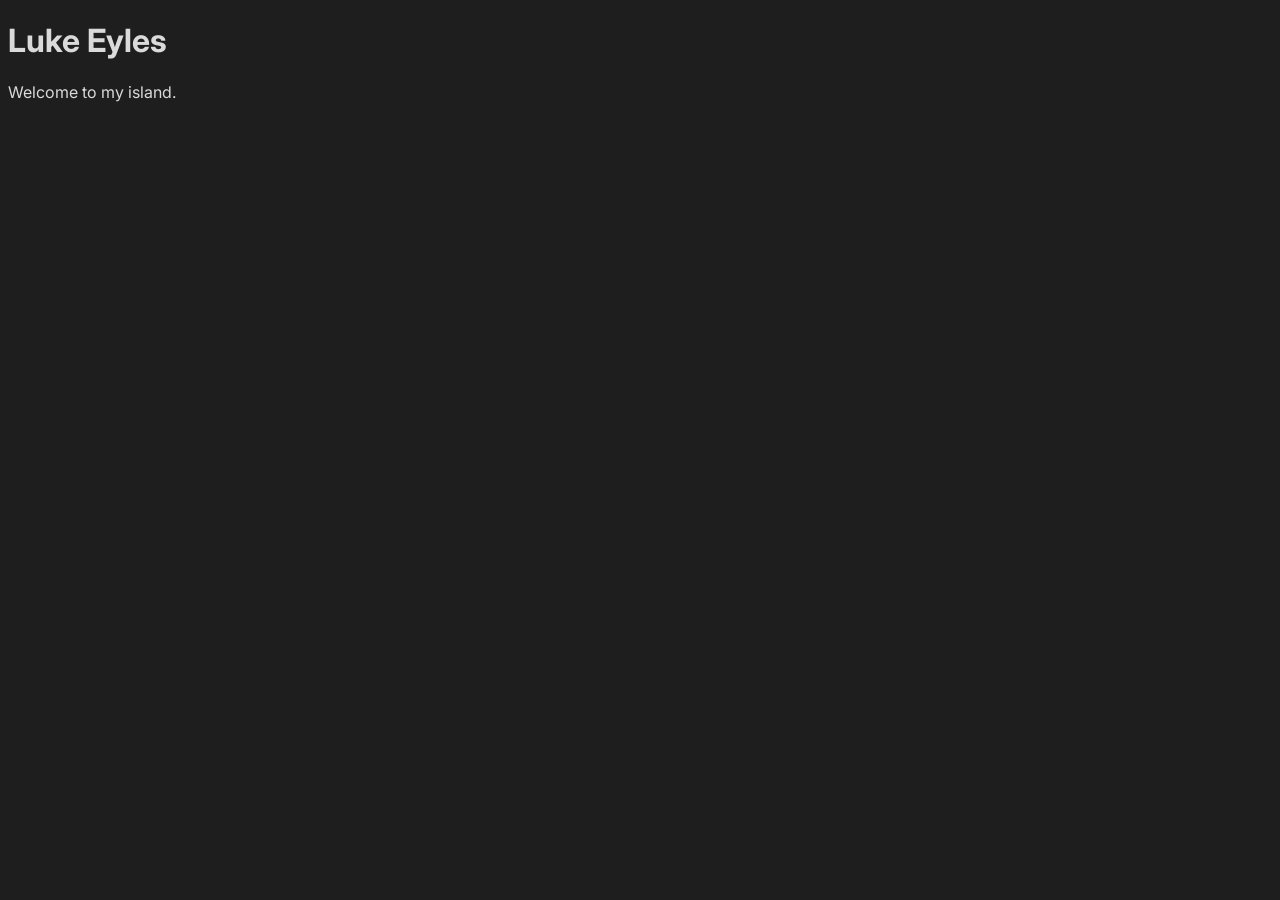
<file: index.html>
<!DOCTYPE html>
<html>

<head>

<link rel="preconnect" href="https://fonts.googleapis.com">
<link rel="preconnect" href="https://fonts.gstatic.com" crossorigin>
<link href="https://fonts.googleapis.com/css2?family=Inter:ital,opsz,wght@0,14..32,100..900;1,14..32,100..900&display=swap" rel="stylesheet">
<link rel="stylesheet" href="styles.css">
<title>Luke Eyles</title>

</head>

<body>

<h1>Luke Eyles</h1>
<p>Welcome to my island.</p>

</body>
</html>
</file>
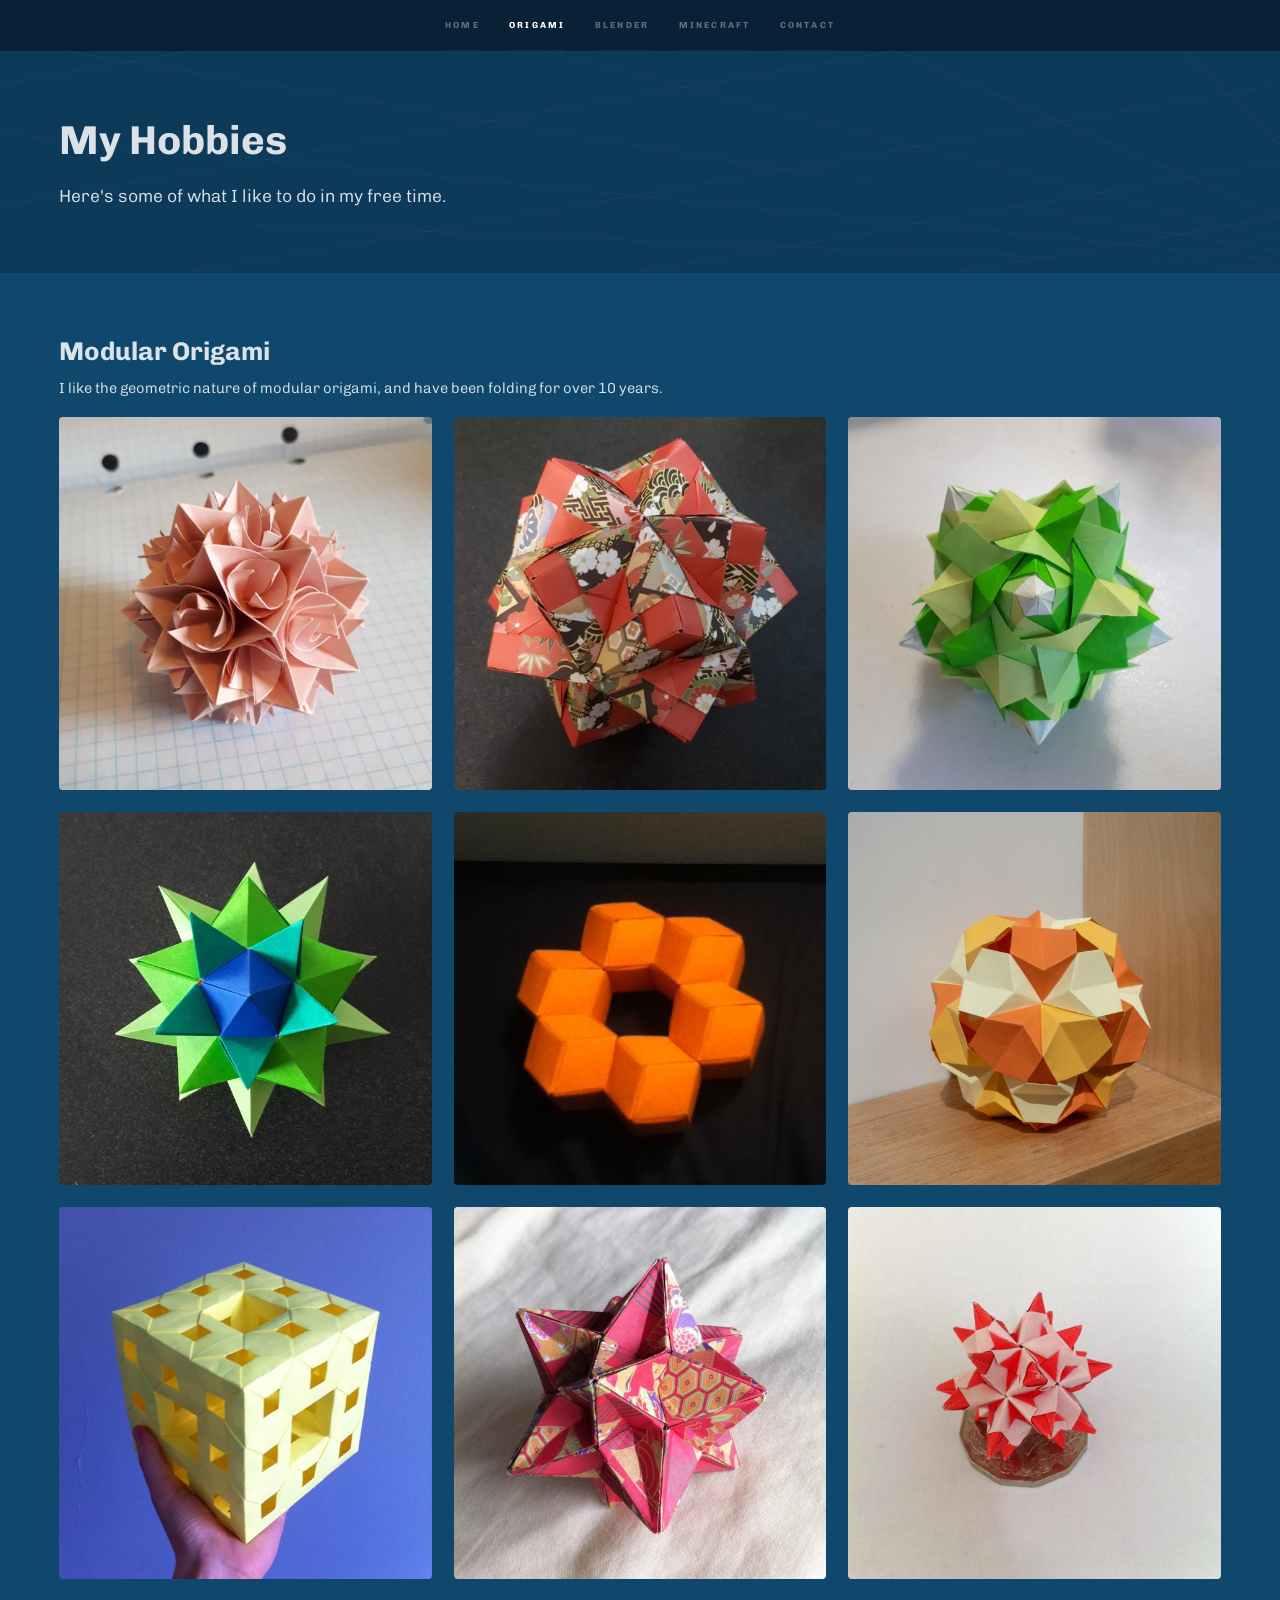
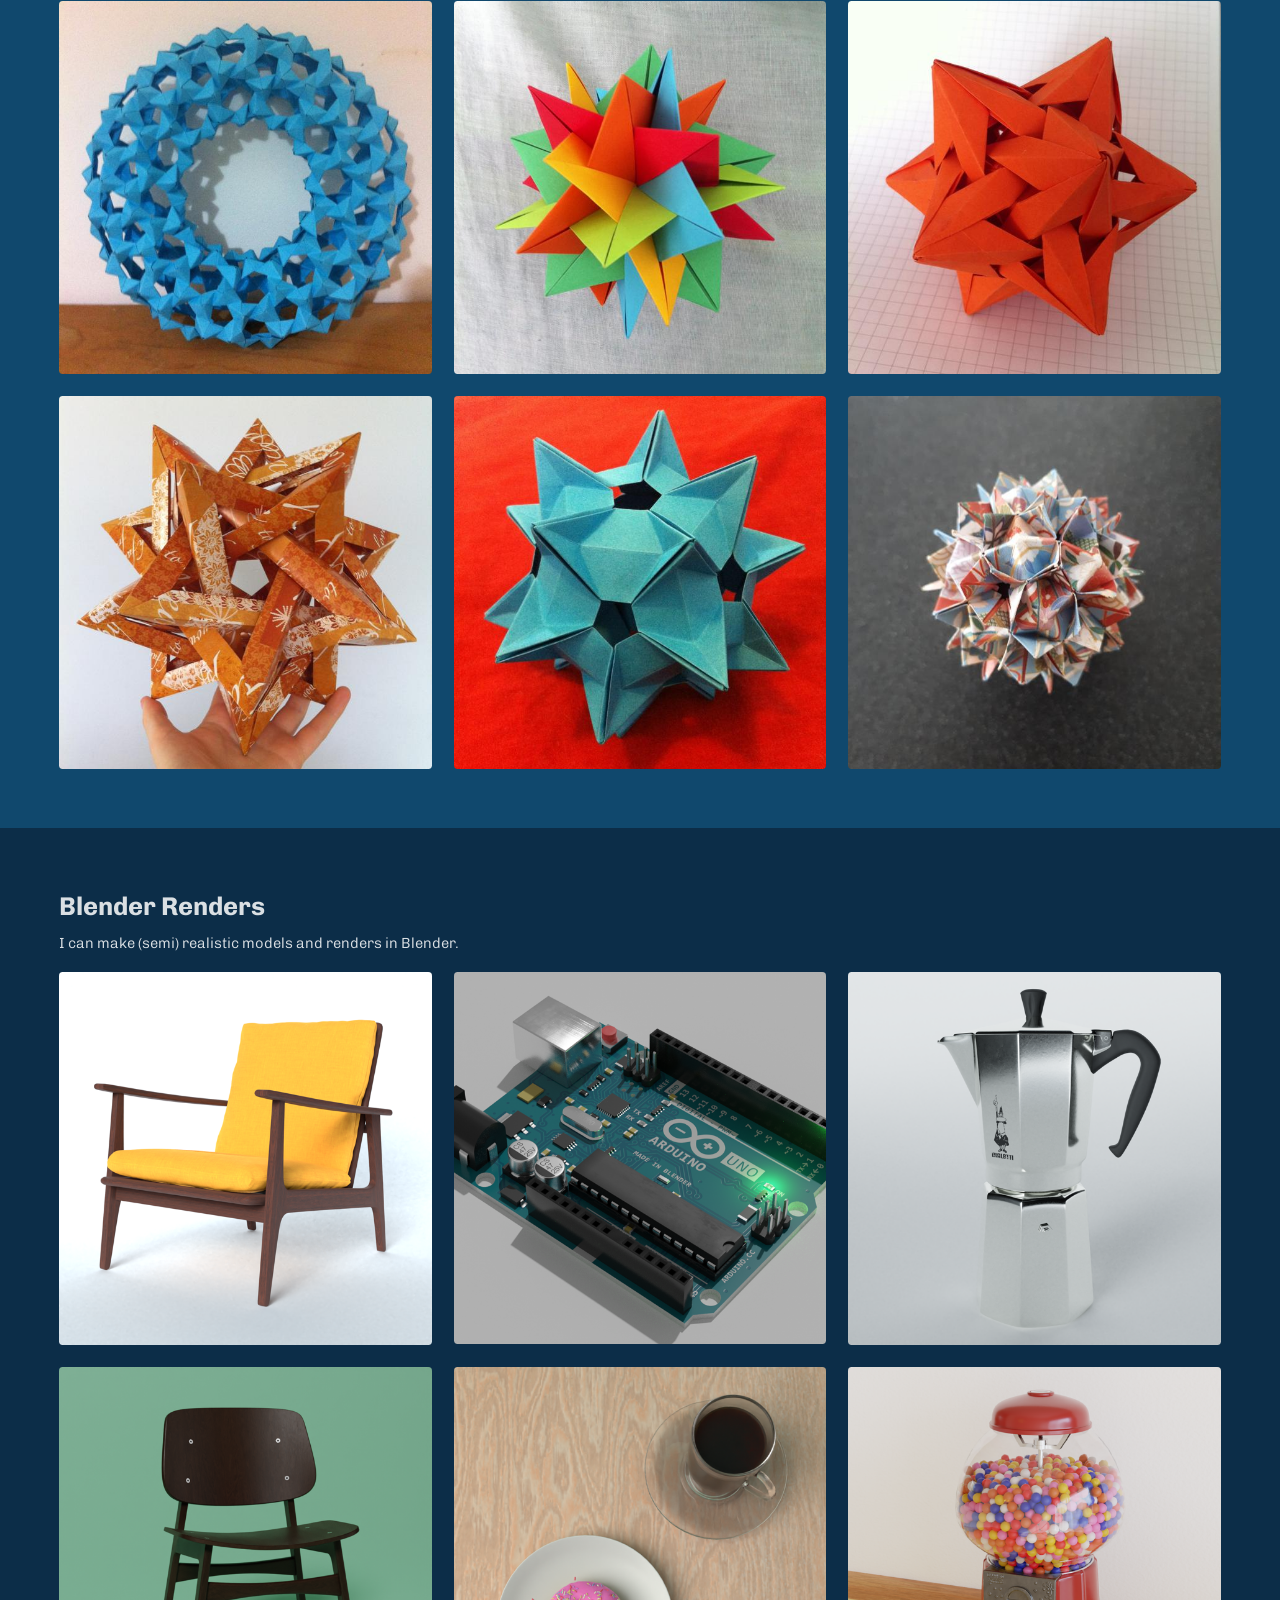
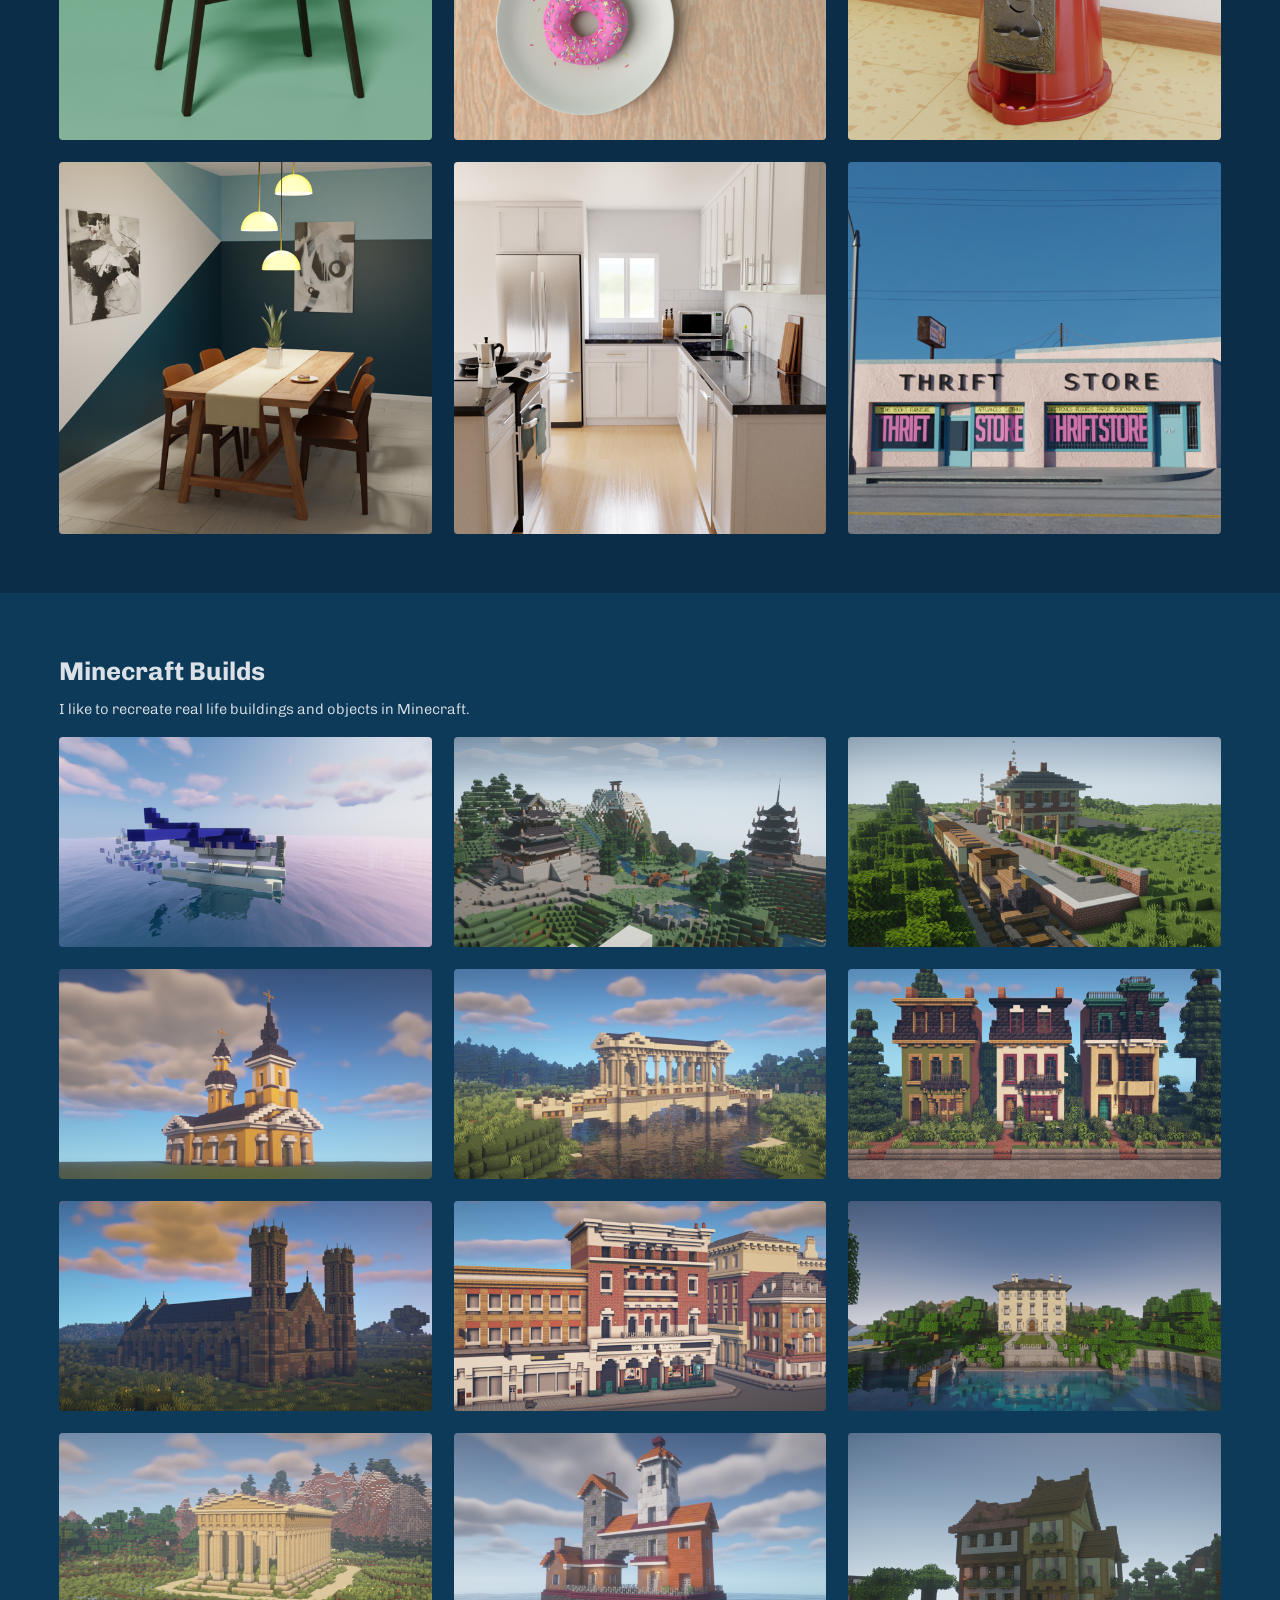
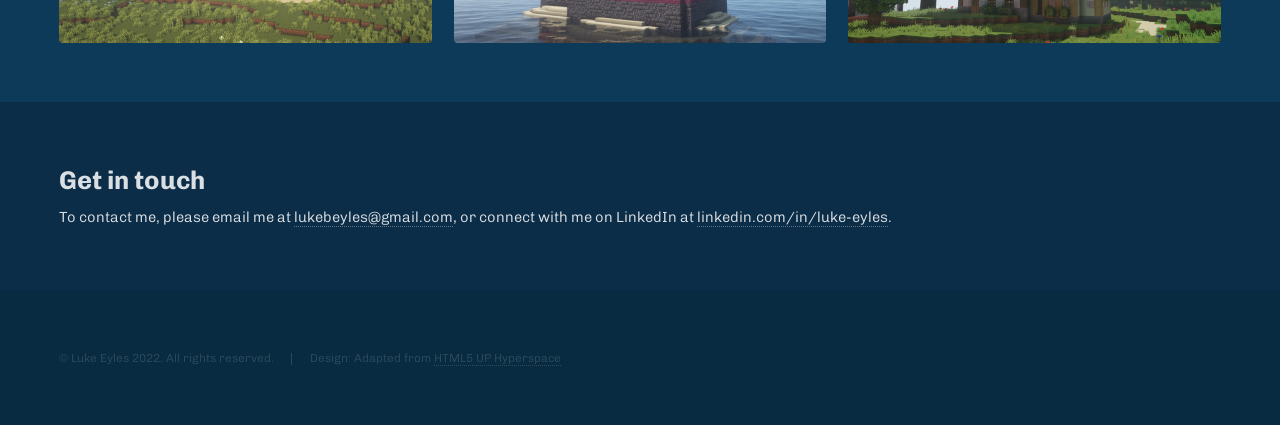
<file: hobbies.html>
<!DOCTYPE HTML>
<!--
	Hyperspace by HTML5 UP
	html5up.net | @ajlkn
	Free for personal and commercial use under the CCA 3.0 license (html5up.net/license)
-->
<html>
	<head>
		<title>Luke Eyles - Hobbies</title>
		<meta charset="utf-8" />
		<meta name="viewport" content="width=device-width, initial-scale=1, user-scalable=no" />
		<link rel="stylesheet" href="assets/css/main.css" />
		<noscript><link rel="stylesheet" href="assets/css/noscript.css" /></noscript>

        <!-- fonts -->
        <link rel="preconnect" href="https://fonts.googleapis.com">
        <link rel="preconnect" href="https://fonts.gstatic.com" crossorigin>
        <link href="https://fonts.googleapis.com/css2?family=Source+Sans+Pro:ital,wght@0,300;0,400;0,700;1,300;1,400;1,700&display=swap" rel="stylesheet">
        <link href="https://fonts.googleapis.com/css2?family=Dosis:wght@300;400;700&display=swap" rel="stylesheet">
        <link href="https://fonts.googleapis.com/css2?family=Abel&display=swap" rel="stylesheet">
        <link href="https://fonts.googleapis.com/css2?family=Saira+Condensed:wght@300;400;700&display=swap" rel="stylesheet">
        <link href="https://fonts.googleapis.com/css2?family=Barlow:ital,wght@0,300;0,400;0,700;1,300;1,400;1,700&display=swap" rel="stylesheet">
        <link href="https://fonts.googleapis.com/css2?family=Chivo:ital,wght@0,300;0,400;0,700;1,300;1,400;1,700&display=swap" rel="stylesheet">
    </head>
	<body class="is-preload">

		<!-- Sidebar -->
			<section id="sidebar">
				<div class="inner">
					<nav>
						<ul>
							<li><a href="index.html">Home</a></li>
                            <li><a href="#origami">Origami</a></li>
                            <li><a href="#blender">Blender</a></li>
                            <li><a href="#minecraft">Minecraft</a></li>
                            <li><a href="#contact">Contact</a></li>
						</ul>
					</nav>
				</div>
			</section>

		<!-- Wrapper -->
			<div id="wrapper">

                <!-- Intro -->
					<section id="intro" class="wrapper style2 fade-up">
						<div class="inner">
							<h1>My Hobbies</h1>
							<p>Here's some of what I like to do in my free time.</p>
						</div>
					</section>
                	
                <!-- Origami -->
                    <section id="origami" class="wrapper style1 fade-up">
                        <div class="inner">
                            <h2>Modular Origami</h2>
                            <p>I like the geometric nature of modular origami, and have been folding for over 10 years.</p>
                            <div class="box alt">
                                <div class="row gtr-uniform">
                                    <div class="col-4"><span class="image fit"><img src="images/origami/thumb/20190625_113101.jpg" alt="" /></span></div>
                                    <div class="col-4"><span class="image fit"><img src="images/origami/thumb/20200125_214641.jpg" alt="" /></span></div>
                                    <div class="col-4"><span class="image fit"><img src="images/origami/thumb/20200209_141911.jpg" alt="" /></span></div>
                                    <div class="col-4"><span class="image fit"><img src="images/origami/thumb/20200222_133035.jpg" alt="" /></span></div>
                                    <div class="col-4"><span class="image fit"><img src="images/origami/thumb/285.JPG" alt="" /></span></div>
                                    <div class="col-4"><span class="image fit"><img src="images/origami/thumb/DSC04667.jpg" alt="" /></span></div>
                                    <div class="col-4"><span class="image fit"><img src="images/origami/thumb/IMG_0933.JPG" alt="" /></span></div>
                                    <div class="col-4"><span class="image fit"><img src="images/origami/thumb/IMG_1249.JPG" alt="" /></span></div>
                                    <div class="col-4"><span class="image fit"><img src="images/origami/thumb/IMG_1343.JPG" alt="" /></span></div>
                                    <div class="col-4"><span class="image fit"><img src="images/origami/thumb/IMG_1542.JPG" alt="" /></span></div>
                                    <div class="col-4"><span class="image fit"><img src="images/origami/thumb/IMG_1570.JPG" alt="" /></span></div>
                                    <div class="col-4"><span class="image fit"><img src="images/origami/thumb/IMG_1572.JPG" alt="" /></span></div>
                                    <div class="col-4"><span class="image fit"><img src="images/origami/thumb/IMG_1714.JPG" alt="" /></span></div>
                                    <div class="col-4"><span class="image fit"><img src="images/origami/thumb/IMG_1887.JPG" alt="" /></span></div>
                                    <div class="col-4"><span class="image fit"><img src="images/origami/thumb/IMG_20200202_151656.jpg" alt="" /></span></div>
                                </div>
                            </div>
                        </div>
                    </section>

                <!-- Blender -->
                <section id="blender" class="wrapper style3 fade-up">
                    <div class="inner">
                        <h2>Blender Renders</h2>
                        <p>I can make (semi) realistic models and renders in Blender.</p>
                        <div class="box alt">
                            <div class="row gtr-uniform">
                                <div class="col-4"><span class="image fit"><img src="images/blender/thumb/amsterdam_chair11.png" alt="" /></span></div>
                                <div class="col-4"><span class="image fit"><img src="images/blender/thumb/arduino13.png" alt="" /></span></div>
                                <div class="col-4"><span class="image fit"><img src="images/blender/thumb/moka.blend_2020-07-27 17_32_29.png" alt="" /></span></div>
                                <div class="col-4"><span class="image fit"><img src="images/blender/thumb/chair1.png" alt="" /></span></div>
                                <div class="col-4"><span class="image fit"><img src="images/blender/thumb/donutscene11.png" alt="" /></span></div>
                                <div class="col-4"><span class="image fit"><img src="images/blender/thumb/gumball_machine.blend_2020-08-03 12_32_25.png" alt="" /></span></div>
                                <div class="col-4"><span class="image fit"><img src="images/blender/thumb/dining_room1.png" alt="" /></span></div>
                                <div class="col-4"><span class="image fit"><img src="images/blender/thumb/kitchen.blend_2020-07-28 09_14_39.png" alt="" /></span></div>
                                <div class="col-4"><span class="image fit"><img src="images/blender/thumb/thrift_store.blend_2020-08-10 16_52_31.png" alt="" /></span></div>
                            </div>
                        </div>  
                    </div>
                </section>

                <!-- Minecraft -->
                <section id="minecraft" class="wrapper style2 fade-up">
                    <div class="inner">
                        <h2>Minecraft Builds</h2>
                        <p>I like to recreate real life buildings and objects in Minecraft.</p>
                        <div class="box alt">
                            <div class="row gtr-uniform">
                                <div class="col-4"><span class="image fit"><img src="images/minecraft/thumb/2020-09-19_09.41.21.png" alt="" /></span></div>
                                <div class="col-4"><span class="image fit"><img src="images/minecraft/thumb/2020-10-25_23.39.43.png" alt="" /></span></div>
                                <div class="col-4"><span class="image fit"><img src="images/minecraft/thumb/2021-03-08_12.09.52.png" alt="" /></span></div>
                                <div class="col-4"><span class="image fit"><img src="images/minecraft/thumb/2021-03-12_21.38.27.png" alt="" /></span></div>
                                <div class="col-4"><span class="image fit"><img src="images/minecraft/thumb/2021-03-19_22.45.01.png" alt="" /></span></div>
                                <div class="col-4"><span class="image fit"><img src="images/minecraft/thumb/2021-03-27_20.37.40.png" alt="" /></span></div>
                                <div class="col-4"><span class="image fit"><img src="images/minecraft/thumb/2021-03-30_23.30.37.png" alt="" /></span></div>
                                <div class="col-4"><span class="image fit"><img src="images/minecraft/thumb/2021-04-04_11.06.59.png" alt="" /></span></div>
                                <div class="col-4"><span class="image fit"><img src="images/minecraft/thumb/2021-06-29_14.12.36.png" alt="" /></span></div>
                                <div class="col-4"><span class="image fit"><img src="images/minecraft/thumb/2021-07-24_12.13.21.png" alt="" /></span></div>
                                <div class="col-4"><span class="image fit"><img src="images/minecraft/thumb/2021-11-28_12.42.39.png" alt="" /></span></div>
                                <div class="col-4"><span class="image fit"><img src="images/minecraft/thumb/2021-07-09_14.31.43.png" alt="" /></span></div>
                            </div>
                        </div>
                    </div>
                </section>

				<!-- Contact -->
					<section id="contact" class="wrapper style3 fade-up">
						<div class="inner">
							<h2>Get in touch</h2>
							<p>To contact me, please email me at <a href="mailto:lukebeyles@gmail.com">lukebeyles@gmail.com</a>, or connect with me on LinkedIn at <a href="https://www.linkedin.com/in/luke-eyles">linkedin.com/in/luke-eyles</a>.</p>
                        </div>
					</section>
			</div>

		<!-- Footer -->
			<footer id="footer" class="wrapper style1-alt">
				<div class="inner">
					<ul class="menu">
						<li>&copy; Luke Eyles 2022. All rights reserved.</li><li>Design: Adapted from <a href="https://html5up.net/hyperspace">HTML5 UP Hyperspace</a></li>
					</ul>
				</div>
			</footer>

		<!-- Scripts -->
			<script src="assets/js/jquery.min.js"></script>
			<script src="assets/js/jquery.scrollex.min.js"></script>
			<script src="assets/js/jquery.scrolly.min.js"></script>
			<script src="assets/js/browser.min.js"></script>
			<script src="assets/js/breakpoints.min.js"></script>
			<script src="assets/js/util.js"></script>
			<script src="assets/js/main.js"></script>

	</body>
</html>
</file>
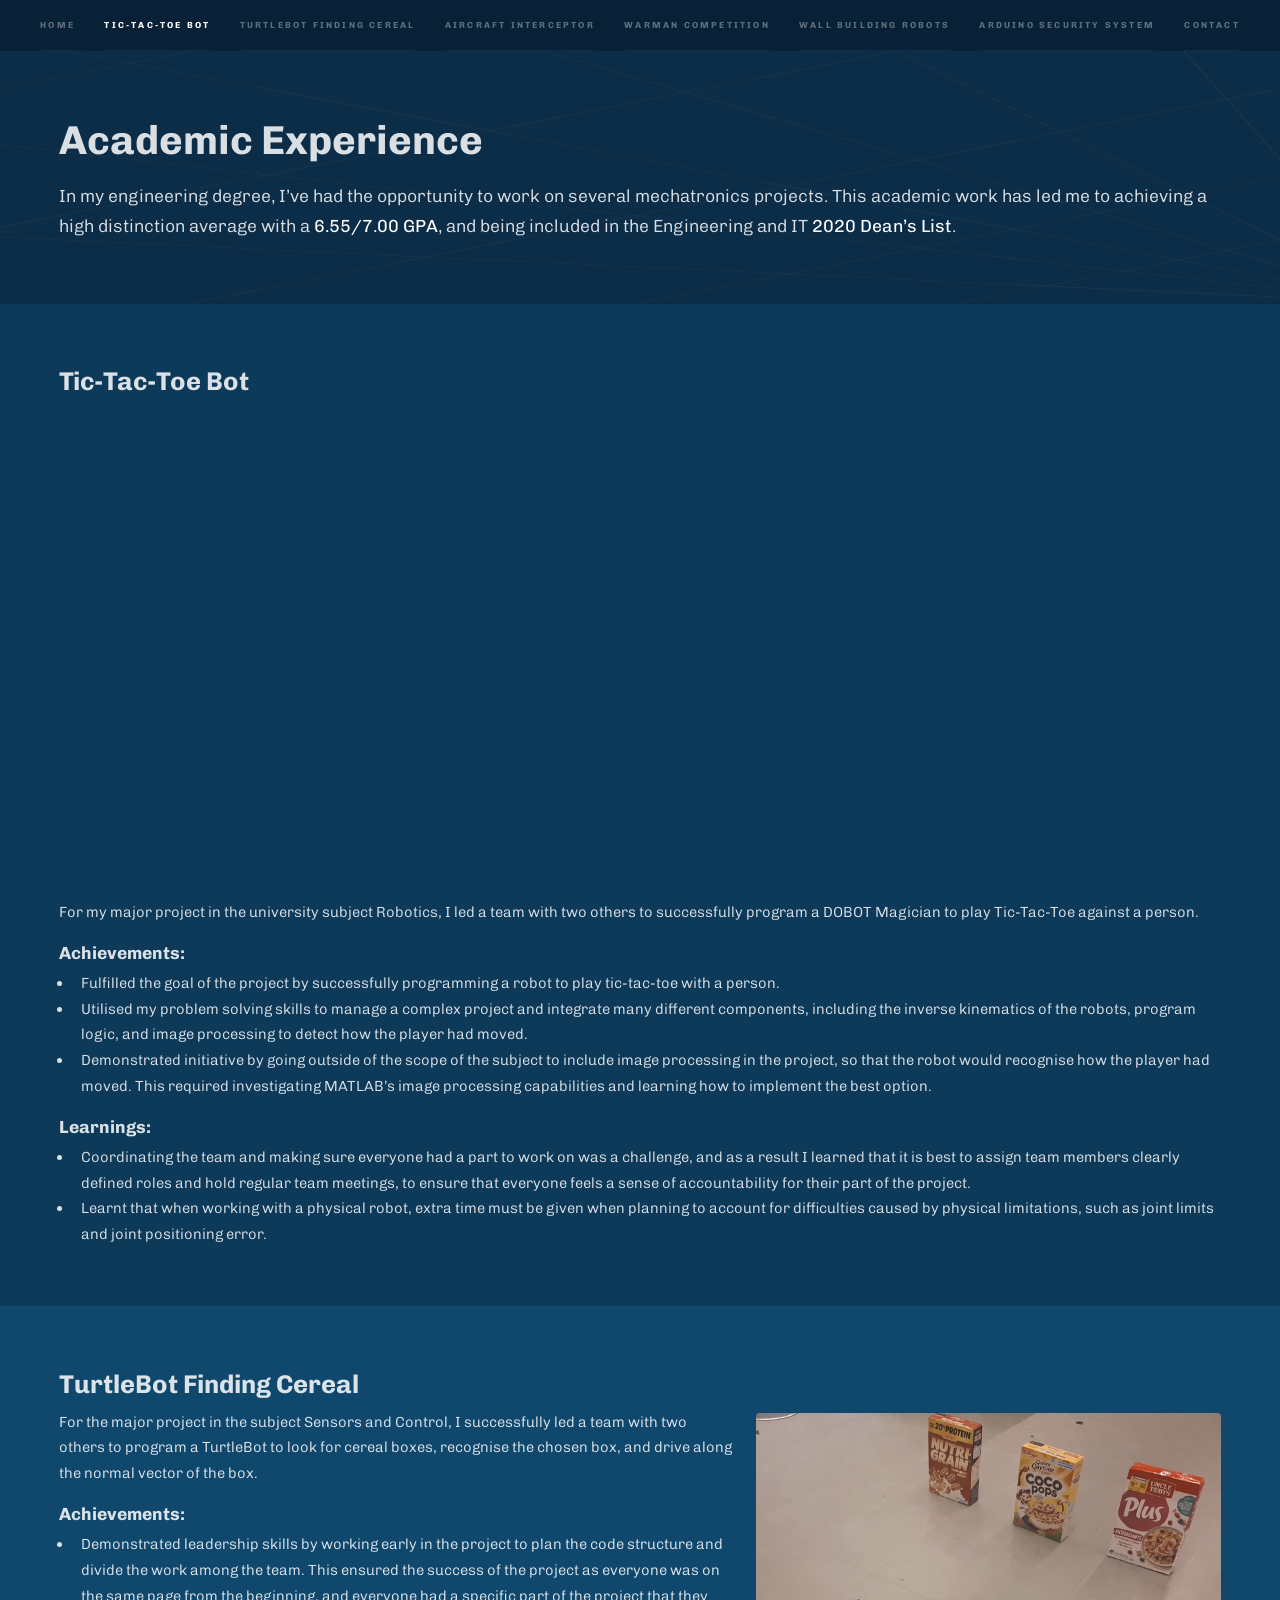
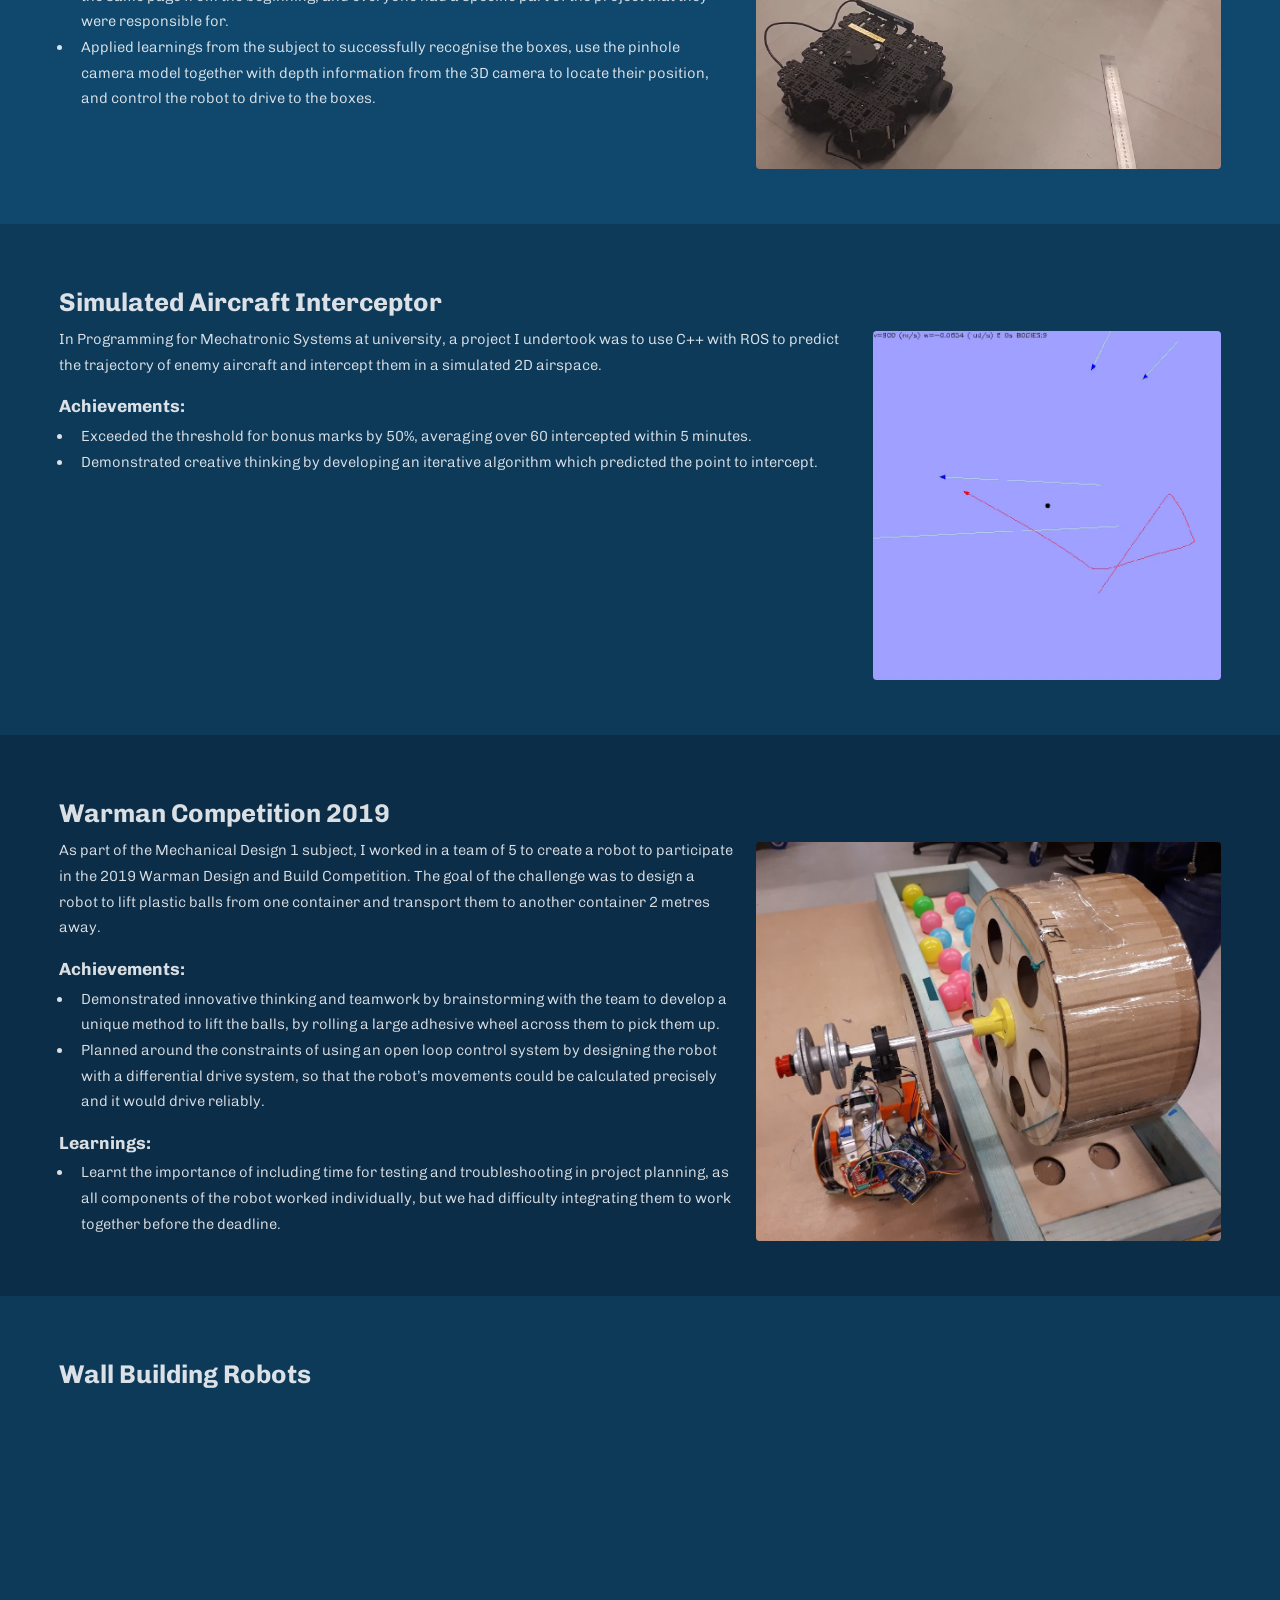
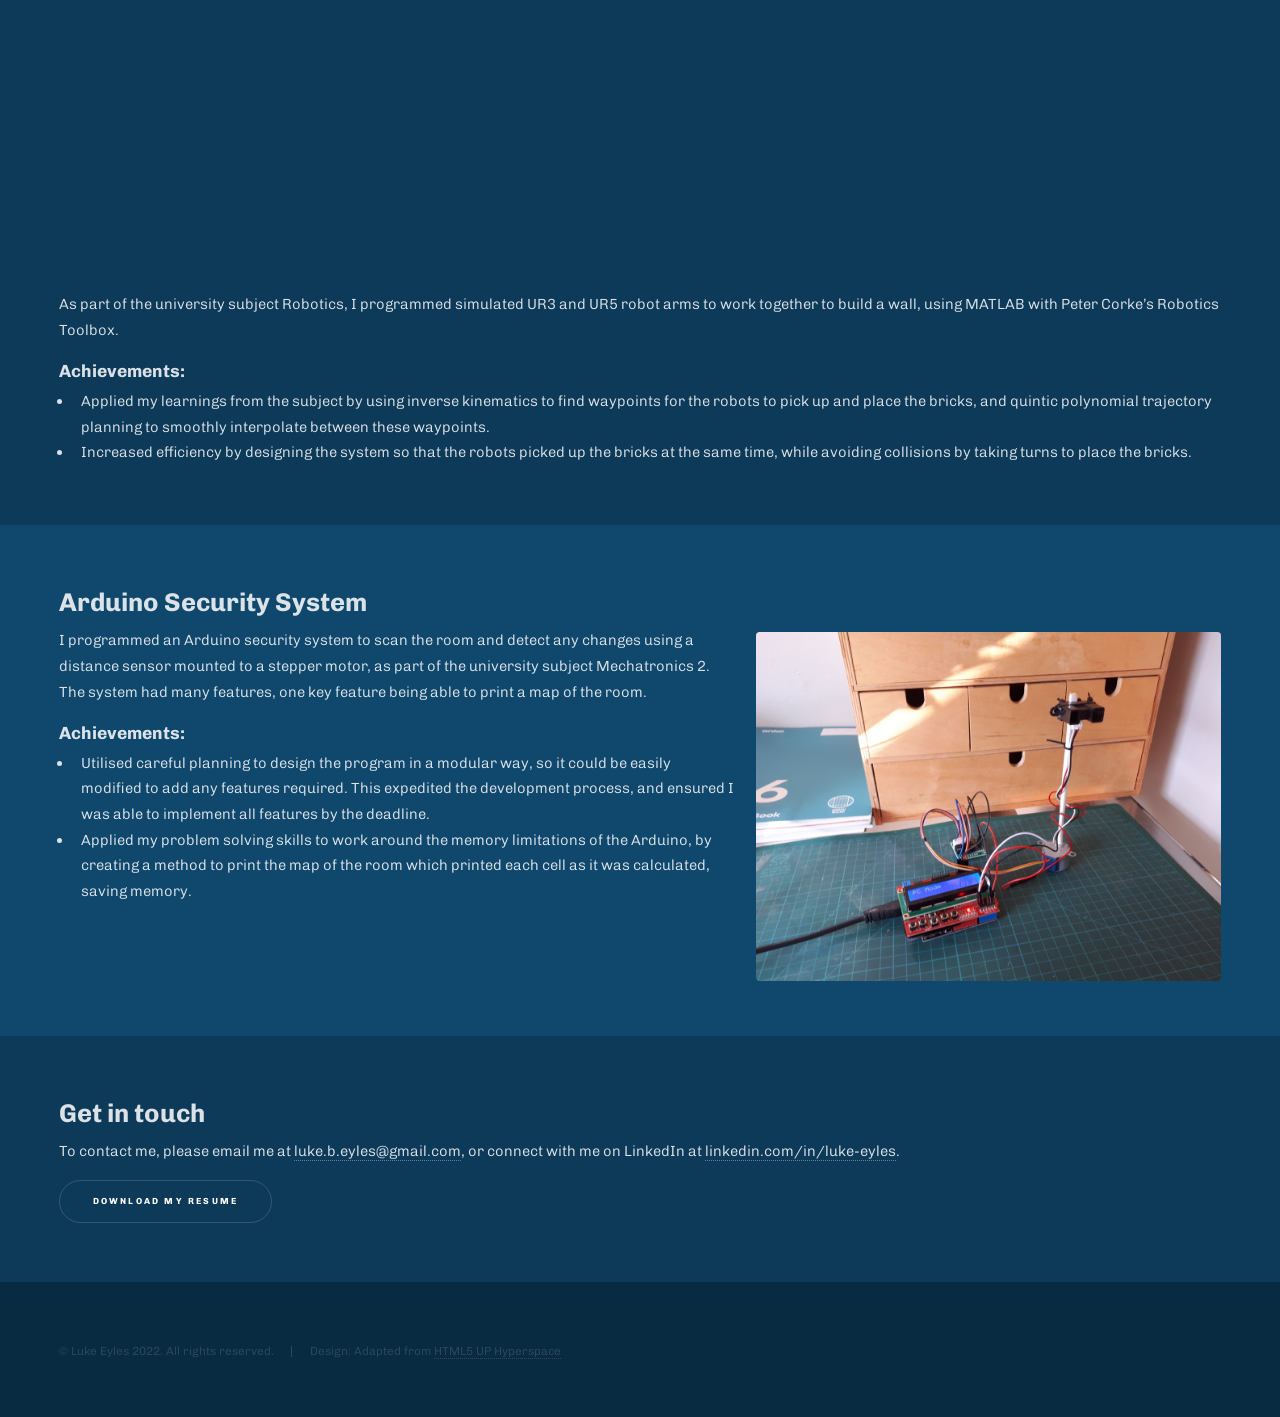
<file: projects.html>
<!DOCTYPE HTML>
<!--
	Hyperspace by HTML5 UP
	html5up.net | @ajlkn
	Free for personal and commercial use under the CCA 3.0 license (html5up.net/license)
-->
<html>
	<head>
		<title>Luke Eyles - Academic Experience</title>
		<meta charset="utf-8" />
		<meta name="viewport" content="width=device-width, initial-scale=1, user-scalable=no" />
		<link rel="stylesheet" href="assets/css/main.css" />
		<noscript><link rel="stylesheet" href="assets/css/noscript.css" /></noscript>

        <!-- fonts -->
        <link rel="preconnect" href="https://fonts.googleapis.com">
        <link rel="preconnect" href="https://fonts.gstatic.com" crossorigin>
        <link href="https://fonts.googleapis.com/css2?family=Chivo:ital,wght@0,300;0,400;0,700;1,300;1,400;1,700&display=swap" rel="stylesheet">
    </head>
	<body class="is-preload">

		<!-- Sidebar -->
			<section id="sidebar">
				<div class="inner">
					<nav>
						<ul>
							<li><a href="index.html">Home</a></li>
                            <li><a href="#tic-tac-toe-bot">Tic-Tac-Toe Bot</a></li>
                            <li><a href="#turtlebot">TurtleBot Finding Cereal</a></li>
							<li><a href="#aircraft-interceptor">Aircraft Interceptor</a></li>
                            <li><a href="#warman-challenge">Warman Competition</a></li>
                            <li><a href="#wall-building">Wall Building Robots</a></li>
                            <li><a href="#arduino-security">Arduino Security System</a></li>
                            <li><a href="#contact">Contact</a></li>
						</ul>
					</nav>
				</div>
			</section>

		<!-- Wrapper -->
			<div id="wrapper">

                <!-- Intro -->
					<section id="intro" class="wrapper style3 fade-up">
						<div class="inner">
							<h1>Academic Experience</h1>
							<p>
                                In my engineering degree, I’ve had the opportunity to work on several mechatronics projects. This academic work has led me to achieving a high distinction average with a <b>6.55/7.00 GPA</b>, and being included in the Engineering and IT <b>2020 Dean’s List</b>.
                            </p>
						</div>
					</section>
                	
                <!-- Tic-Tac-Toe Bot -->
                    <section id="tic-tac-toe-bot" class="wrapper style2 fade-up">
                        <div class="inner">
                            <h2>Tic-Tac-Toe Bot</h2>
                            <div class="iframe-container">
                                <iframe width="700" height="394" src="https://www.youtube.com/embed/gn4-HONhFDk" title="YouTube video player" frameborder="0" allow="accelerometer; clipboard-write; encrypted-media; gyroscope; picture-in-picture" allowfullscreen></iframe>
                            </div>
                            <p>
                                For my major project in the university subject Robotics, I led a team with two others to successfully program a DOBOT Magician to play Tic-Tac-Toe against a person.
                            </p>
                            <h4>Achievements:</h4>
                            <ul>
                                <li>Fulfilled the goal of the project by successfully programming a robot to play tic-tac-toe with a person.</li>
                                <li>Utilised my problem solving skills to manage a complex project and integrate many different components, including the inverse kinematics of the robots, program logic, and image processing to detect how the player had moved.</li>
                                <li>Demonstrated initiative by going outside of the scope of the subject to include image processing in the project, so that the robot would recognise how the player had moved. This required investigating MATLAB’s image processing capabilities and learning how to implement the best option.</li>
                            </ul>
                            <h4>Learnings:</h4>
                            <ul>
                                <li>Coordinating the team and making sure everyone had a part to work on was a challenge, and as a result I learned that it is best to assign team members clearly defined roles and hold regular team meetings, to ensure that everyone feels a sense of accountability for their part of the project.</li>
                                <li>Learnt that when working with a physical robot, extra time must be given when planning to account for difficulties caused by physical limitations, such as joint limits and joint positioning error.</li>
                            </ul>
                        </div>
                    </section>

                    <!-- TurtleBot Finding Cereal -->
                    <section id="turtlebot" class="wrapper style1 fade-up">
                        <div class="inner">
                            <h2>TurtleBot Finding Cereal</h2>
                            <p>
                                <span class="image right"><img src="images/turtlebot2.png" alt="" /></span>
                                For the major project in the subject Sensors and Control, I successfully led a team with two others to program a TurtleBot to look for cereal boxes, recognise the chosen box, and drive along the normal vector of the box.
                            </p>
                            <h4>Achievements:</h4>
                            <ul>
                                <li>Demonstrated leadership skills by working early in the project to plan the code structure and divide the work among the team. This ensured the success of the project as everyone was on the same page from the beginning, and everyone had a specific part of the project that they were responsible for.</li>
                                <li>Applied learnings from the subject to successfully recognise the boxes, use the pinhole camera model together with depth information from the 3D camera to locate their position, and control the robot to drive to the boxes.</li>
                            </ul>
                        </div>
                    </section>

                <!-- Simulated Aircraft Interceptor -->
                <section id="aircraft-interceptor" class="wrapper style2 fade-up">
                    <div class="inner">
                        <h2>Simulated Aircraft Interceptor</h2>
                        <p>
                            <span class="image right" style="max-width: 30%;"><img src="images/aircraft-interceptor2.png" alt="" /></span>
                            In Programming for Mechatronic Systems at university, a project I undertook was to use C++ with ROS to predict the trajectory of enemy aircraft and intercept them in a simulated 2D airspace. 
                        </p>
                        <h4>Achievements:</h4>
                        <ul>
                            <li>Exceeded the threshold for bonus marks by 50%, averaging over 60 intercepted within 5 minutes.</li>
                            <li>Demonstrated creative thinking by developing an iterative algorithm which predicted the point to intercept.</li>
                        </ul>
                    </div>
                </section>

                <!-- Warman Challenge 2019 -->
                <section id="warman-challenge" class="wrapper style3 fade-up">
                    <div class="inner">
                        <h2>Warman Competition 2019</h2>
                            <span class="image right"><img src="images/warman-challenge.jpg" alt="" /></span>
                            <p>
                                As part of the Mechanical Design 1 subject, I worked in a team of 5 to create a robot to participate in the 2019 Warman Design and Build Competition. The goal of the challenge was to design a robot to lift plastic balls from one container and transport them to another container 2 metres away.
                            </p>
                            <h4>Achievements:</h4>
                            <ul>
                                <li>Demonstrated innovative thinking and teamwork by brainstorming with the team to develop a unique method to lift the balls, by rolling a large adhesive wheel across them to pick them up.</li>
                                <li>Planned around the constraints of using an open loop control system by designing the robot with a differential drive system, so that the robot’s movements could be calculated precisely and it would drive reliably.</li>
                            </ul>
                            <h4>Learnings:</h4>
                            <ul>
                                <li>Learnt the importance of including time for testing and troubleshooting in project planning, as all components of the robot worked individually, but we had difficulty integrating them to work together before the deadline.</li>
                            </ul>
                    </div>
                </section>

                <!-- Wall Building Robots -->
                <section id="wall-building" class="wrapper style2 fade-up">
                    <div class="inner">
                        <h2>Wall Building Robots</h2>
                        <div class="iframe-container">
                            <iframe width="700" height="365" src="https://www.youtube.com/embed/EQaXkzF0dYk" title="YouTube video player" mute="1"; frameborder="0" allow="accelerometer; clipboard-write; encrypted-media; gyroscope; picture-in-picture" allowfullscreen></iframe>
                        </div>
                        <p>
                            As part of the university subject Robotics, I programmed simulated UR3 and UR5 robot arms to work together to build a wall, using MATLAB with Peter Corke’s Robotics Toolbox.
                        </p>
                        <h4>Achievements:</h4>
                        <ul>
                            <li>Applied my learnings from the subject by using inverse kinematics to find waypoints for the robots to pick up and place the bricks, and quintic polynomial trajectory planning to smoothly interpolate between these waypoints.</li>
                            <li>Increased efficiency by designing the system so that the robots picked up the bricks at the same time, while avoiding collisions by taking turns to place the bricks.</li>
                        </ul>
                    </div>
                </section>

                <!-- Arduino Security System -->
                <section id="arduino-security" class="wrapper style1 fade-up">
                    <div class="inner">
                        <h2>Arduino Security System</h2>
                        <p>
                            <span class="image right"><img src="images/arduino-security2.jpg" alt="" /></span>
                            I programmed an Arduino security system to scan the room and detect any changes using a distance sensor mounted to a stepper motor, as part of the university subject Mechatronics 2. The system had many features, one key feature being able to print a map of the room.
                        </p>
                        <h4>Achievements:</h4>
                        <ul>
                            <li>Utilised careful planning to design the program in a modular way, so it could be easily modified to add any features required. This expedited the development process, and ensured I was able to implement all features by the deadline.</li>
                            <li>Applied my problem solving skills to work around the memory limitations of the Arduino, by creating a method to print the map of the room which printed each cell as it was calculated, saving memory.</li>
                        </ul>
                    </div>
                </section>

				<!-- Contact -->
					<section id="contact" class="wrapper style2 fade-up">
						<div class="inner">
							<h2>Get in touch</h2>
							<p>To contact me, please email me at <a href="mailto:lukebeyles@gmail.com">luke.b.eyles@gmail.com</a>, or connect with me on LinkedIn at <a href="https://www.linkedin.com/in/luke-eyles">linkedin.com/in/luke-eyles</a>.</p>
                            <ul class="actions">
                                <li><a href="Luke-Eyles-Resume.pdf" class="button">Download my resume</a></li>
                            </ul>
                        </div>
					</section>

			</div>

		<!-- Footer -->
			<footer id="footer" class="wrapper style1-alt">
				<div class="inner">
					<ul class="menu">
						<li>&copy; Luke Eyles 2022. All rights reserved.</li><li>Design: Adapted from <a href="https://html5up.net/hyperspace">HTML5 UP Hyperspace</a></li>
					</ul>
				</div>
			</footer>

		<!-- Scripts -->
			<script src="assets/js/jquery.min.js"></script>
			<script src="assets/js/jquery.scrollex.min.js"></script>
			<script src="assets/js/jquery.scrolly.min.js"></script>
			<script src="assets/js/browser.min.js"></script>
			<script src="assets/js/breakpoints.min.js"></script>
			<script src="assets/js/util.js"></script>
			<script src="assets/js/main.js"></script>

	</body>
</html>
</file>
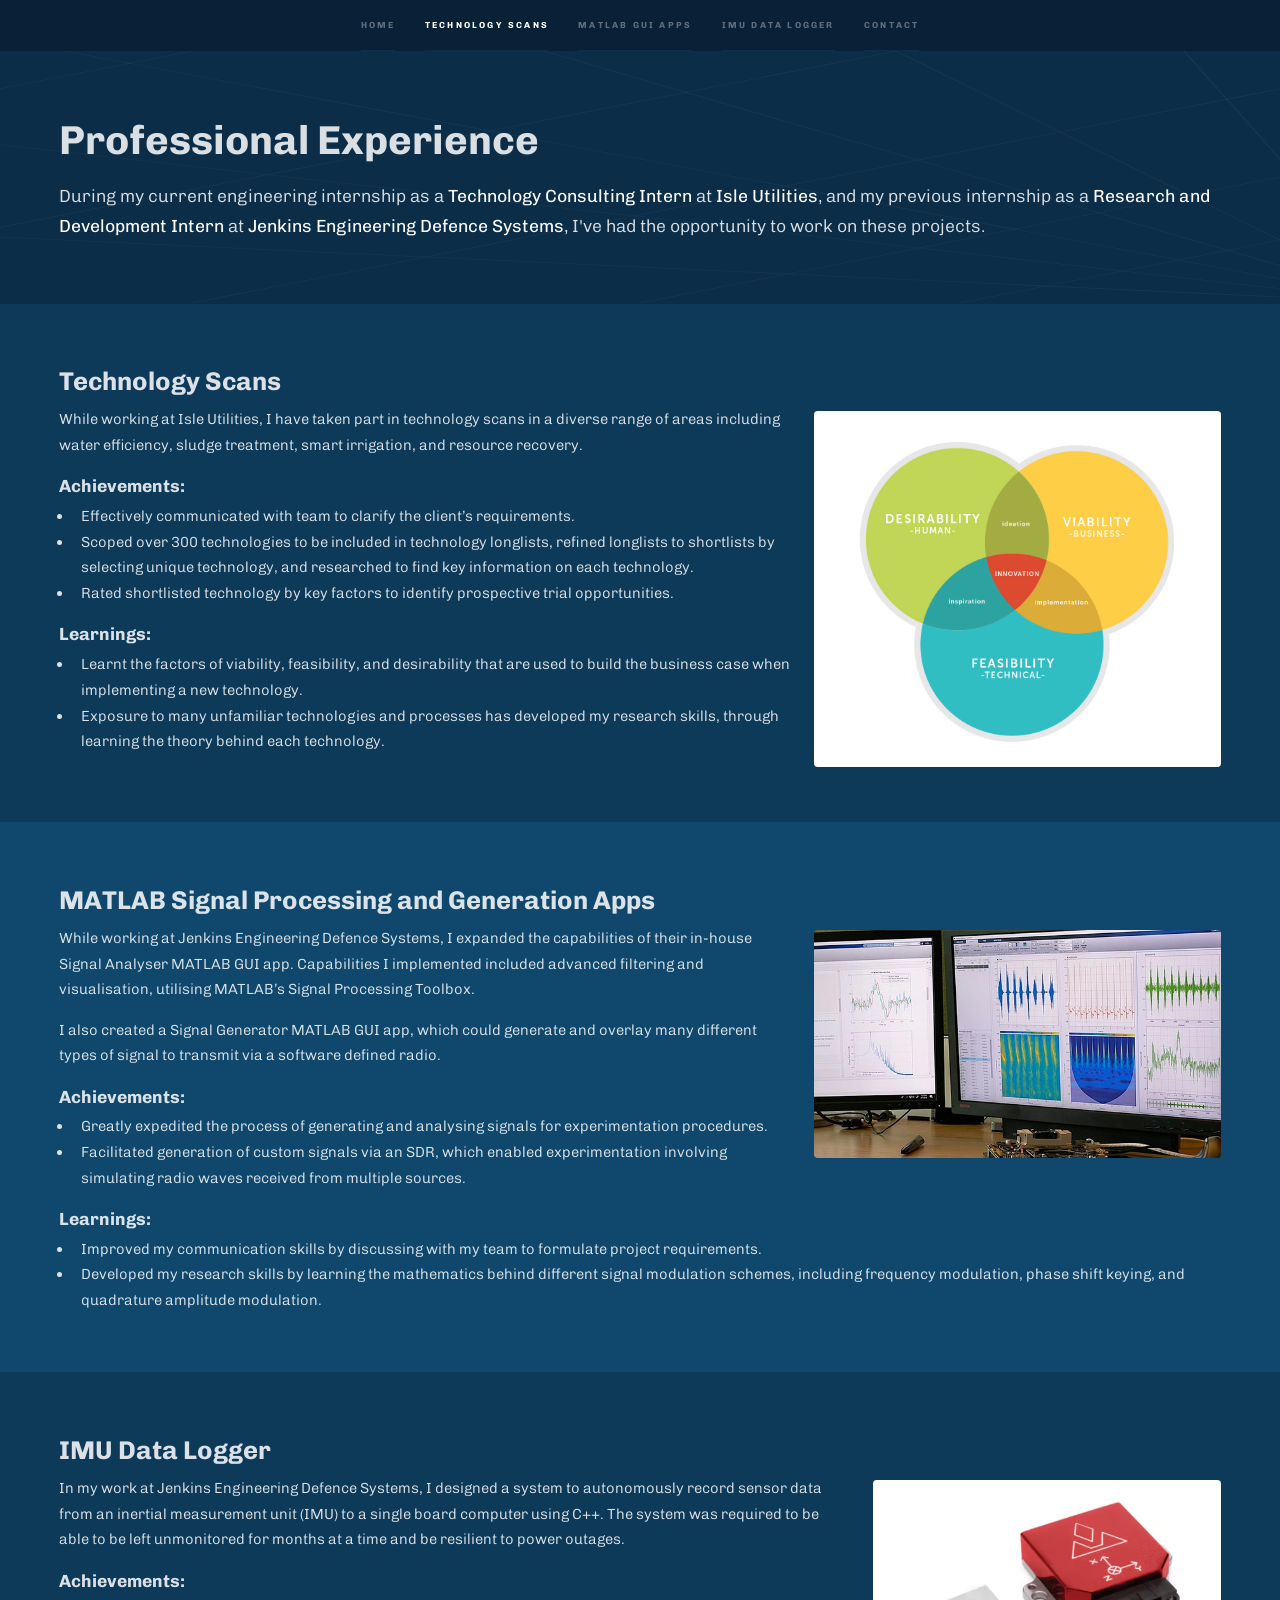
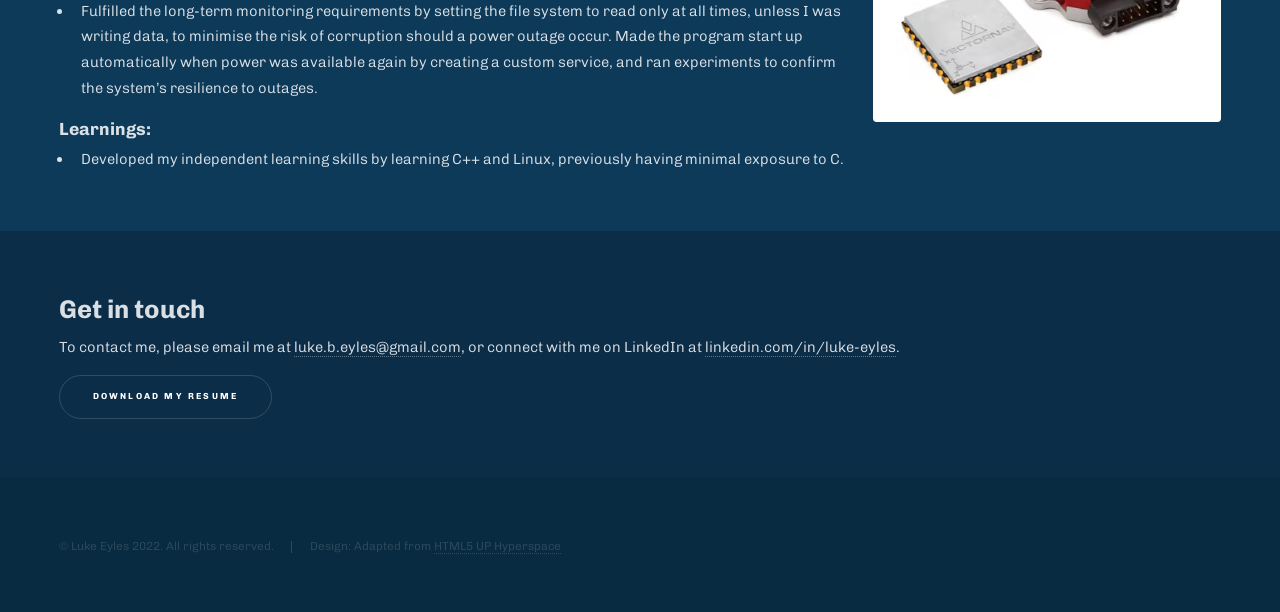
<file: work.html>
<!DOCTYPE HTML>
<!--
	Hyperspace by HTML5 UP
	html5up.net | @ajlkn
	Free for personal and commercial use under the CCA 3.0 license (html5up.net/license)
-->
<html>
	<head>
		<title>Luke Eyles - Professional Experience</title>
		<meta charset="utf-8" />
		<meta name="viewport" content="width=device-width, initial-scale=1, user-scalable=no" />
		<link rel="stylesheet" href="assets/css/main.css" />
		<noscript><link rel="stylesheet" href="assets/css/noscript.css" /></noscript>

        <!-- fonts -->
        <link rel="preconnect" href="https://fonts.googleapis.com">
        <link rel="preconnect" href="https://fonts.gstatic.com" crossorigin>
        <link href="https://fonts.googleapis.com/css2?family=Chivo:ital,wght@0,300;0,400;0,700;1,300;1,400;1,700&display=swap" rel="stylesheet">
    </head>
	<body class="is-preload">

		<!-- Sidebar -->
			<section id="sidebar">
				<div class="inner">
					<nav>
						<ul>
							<li><a href="index.html">Home</a></li>
                            <li><a href="#techscans">Technology Scans</a></li>
                            <li><a href="#matlab">MATLAB GUI Apps</a></li>
                            <li><a href="#imu">IMU Data Logger</a></li>
                            <li><a href="#contact">Contact</a></li>
						</ul>
					</nav>
				</div>
			</section>

		<!-- Wrapper -->
			<div id="wrapper">

                <!-- Intro -->
					<section id="intro" class="wrapper style3 fade-up">
						<div class="inner">
							<h1>Professional Experience</h1>
							<p>
                                During my current engineering internship as a <b>Technology Consulting Intern</b> at <b>Isle Utilities</b>, and my previous internship as a <b>Research and Development Intern</b> at <b>Jenkins Engineering Defence Systems</b>, I've had the opportunity to work on these projects.
                            </p>
						</div>
					</section>

                <!-- Tech Scans -->
                <section id="techscans" class="wrapper style2 fade-up">
                    <div class="inner">
                        <h2>Technology Scans</h2>
                        <p>
                            <span class="image right" style="max-width: 35%;"><img src="images/tech-selection.png" alt="" /></span>
                            While working at Isle Utilities, I have taken part in technology scans in a diverse range of areas including water efficiency, sludge treatment, smart irrigation, and resource recovery.
                        </p>
                        <h4>Achievements:</h4>
                        <ul>
                            <li>Effectively communicated with team to clarify the client’s requirements.</li>
                            <li>Scoped over 300 technologies to be included in technology longlists, refined longlists to shortlists by selecting unique technology, and researched to find key information on each technology.</li>
                            <li>Rated shortlisted technology by key factors to identify prospective trial opportunities.</li>
                        </ul>
                        <h4>Learnings:</h4>
                        <ul>
                            <li>Learnt the factors of viability, feasibility, and desirability that are used to build the business case when implementing a new technology.</li>
                            <li>Exposure to many unfamiliar technologies and processes has developed my research skills, through learning the theory behind each technology.</li>
                        </ul>
                    </div>
                </section>

                <!-- Matlab -->
                <section id="matlab" class="wrapper style1 fade-up">
                    <div class="inner">
                        <h2>MATLAB Signal Processing and Generation Apps</h2>
                        <p>
                            <span class="image right" style="max-width: 35%;"><img src="images/signal-processing-thumbnail.jpg" alt="" /></span>
                            While working at Jenkins Engineering Defence Systems, I expanded the capabilities of their in-house Signal Analyser MATLAB GUI app. Capabilities I implemented included advanced filtering and visualisation, utilising MATLAB’s Signal Processing Toolbox.
                        </p>
                        <p>
                            I also created a Signal Generator MATLAB GUI app, which could generate and overlay many different types of signal to transmit via a software defined radio.
                        </p>
                        <h4>Achievements:</h4>
                        <ul>
                            <li>Greatly expedited the process of generating and analysing signals for experimentation procedures.</li>
                            <li>Facilitated generation of custom signals via an SDR, which enabled experimentation involving simulating radio waves received from multiple sources.</li>
                        </ul>
                        <h4>Learnings:</h4>
                        <ul>
                            <li>Improved my communication skills by discussing with my team to formulate project requirements.</li>
                            <li>Developed my research skills by learning the mathematics behind different signal modulation schemes, including frequency modulation, phase shift keying, and quadrature amplitude modulation.</li>
                        </ul>
                    </div>
                </section>
                	
                <!-- IMU -->
                    <section id="imu" class="wrapper style2 fade-up">
                        <div class="inner">
                            <h2>IMU Data Logger</h2>
                            <p>
                                <span class="image right" style="max-width: 30%;"><img src="images/imu2.png" alt="" /></span>
                                In my work at Jenkins Engineering Defence Systems, I designed a system to autonomously record sensor data from an inertial measurement unit (IMU) to a single board computer using C++. The system was required to be able to be left unmonitored for months at a time and be resilient to power outages. 
                            </p>
                            <h4>Achievements:</h4>
                            <ul>
                                <li>Fulfilled the long-term monitoring requirements by setting the file system to read only at all times, unless I was writing data, to minimise the risk of corruption should a power outage occur. Made the program start up automatically when power was available again by creating a custom service, and ran experiments to confirm the system’s resilience to outages.</li>
                            </ul>
                            <h4>Learnings:</h4>
                            <ul>
                                <li>Developed my independent learning skills by learning C++ and Linux, previously having minimal exposure to C.</li>
                            </ul>
                        </div>
                    </section>

				<!-- Contact -->
					<section id="contact" class="wrapper style3 fade-up">
						<div class="inner">
							<h2>Get in touch</h2>
							<p>To contact me, please email me at <a href="mailto:lukebeyles@gmail.com">luke.b.eyles@gmail.com</a>, or connect with me on LinkedIn at <a href="https://www.linkedin.com/in/luke-eyles">linkedin.com/in/luke-eyles</a>.</p>
                            <ul class="actions">
                                <li><a href="Luke-Eyles-Resume.pdf" class="button">Download my resume</a></li>
                            </ul>
                        </div>
					</section>

			</div>

		<!-- Footer -->
			<footer id="footer" class="wrapper style1-alt">
				<div class="inner">
					<ul class="menu">
						<li>&copy; Luke Eyles 2022. All rights reserved.</li><li>Design: Adapted from <a href="https://html5up.net/hyperspace">HTML5 UP Hyperspace</a></li>
					</ul>
				</div>
			</footer>

		<!-- Scripts -->
			<script src="assets/js/jquery.min.js"></script>
			<script src="assets/js/jquery.scrollex.min.js"></script>
			<script src="assets/js/jquery.scrolly.min.js"></script>
			<script src="assets/js/browser.min.js"></script>
			<script src="assets/js/breakpoints.min.js"></script>
			<script src="assets/js/util.js"></script>
			<script src="assets/js/main.js"></script>

	</body>
</html>
</file>
<file: styles.css>
body {
    background-color: #1e1e1e;
}

h1 {
    font-family: "Inter", sans-serif;
    font-weight: 700;
    font-style: normal;
    color: #dadada;
}

p {
    font-family: "Inter", sans-serif;
    font-weight: 400;
    font-style: normal;
    color: #dadada;
}
</file>
<file: assets/css/noscript.css>
/*
	Hyperspace by HTML5 UP
	html5up.net | @ajlkn
	Free for personal and commercial use under the CCA 3.0 license (html5up.net/license)
*/

/* Spotlights */

	.spotlights > section > .image:before {
		opacity: 0 !important;
	}

	.spotlights > section > .content > .inner {
		-moz-transform: none !important;
		-webkit-transform: none !important;
		-ms-transform: none !important;
		transform: none !important;
		opacity: 1 !important;
	}

/* Wrapper */

	.wrapper > .inner {
		opacity: 1 !important;
		-moz-transform: none !important;
		-webkit-transform: none !important;
		-ms-transform: none !important;
		transform: none !important;
	}

/* Sidebar */

	#sidebar > .inner {
		opacity: 1 !important;
	}

	#sidebar nav > ul > li {
		-moz-transform: none !important;
		-webkit-transform: none !important;
		-ms-transform: none !important;
		transform: none !important;
		opacity: 1 !important;
	}
</file>
<file: assets/css/main.css>
@import 'fontawesome-all.min.css';
/*
	Hyperspace by HTML5 UP
	html5up.net | @ajlkn
	Free for personal and commercial use under the CCA 3.0 license (html5up.net/license)
*/
html, body, div, span, applet, object,
iframe, h1, h2, h3, h4, h5, h6, p, blockquote,
pre, a, abbr, acronym, address, big, cite,
code, del, dfn, em, img, ins, kbd, q, s, samp,
small, strike, strong, sub, sup, tt, var, b,
u, i, center, dl, dt, dd, ol, ul, li, fieldset,
form, label, legend, table, caption, tbody,
tfoot, thead, tr, th, td, article, aside,
canvas, details, embed, figure, figcaption,
footer, header, hgroup, menu, nav, output, ruby,
section, summary, time, mark, audio, video {
  margin: 0;
  padding: 0;
  border: 0;
  font-size: 100%;
  font: inherit;
  vertical-align: baseline;
}

article, aside, details, figcaption, figure,
footer, header, hgroup, menu, nav, section {
  display: block;
}

body {
  line-height: 1;
}

ol, ul {
  list-style: none;
}

blockquote, q {
  quotes: none;
}
blockquote:before, blockquote:after, q:before, q:after {
  content: "";
  content: none;
}

table {
  border-collapse: collapse;
  border-spacing: 0;
}

body {
  -webkit-text-size-adjust: none;
}

mark {
  background-color: transparent;
  color: inherit;
}

input::-moz-focus-inner {
  border: 0;
  padding: 0;
}

input, select, textarea {
  -moz-appearance: none;
  -webkit-appearance: none;
  -ms-appearance: none;
  appearance: none;
}

/* Basic */
@-ms-viewport {
  width: device-width;
}
body {
  -ms-overflow-style: scrollbar;
}

@media screen and (max-width: 480px) {
  html, body {
    min-width: 320px;
  }
}
html {
  box-sizing: border-box;
}

*, *:before, *:after {
  box-sizing: inherit;
}

body {
  background: #082136;
}
body.is-preload *, body.is-preload *:before, body.is-preload *:after {
  -moz-animation: none !important;
  -webkit-animation: none !important;
  -ms-animation: none !important;
  animation: none !important;
  -moz-transition: none !important;
  -webkit-transition: none !important;
  -ms-transition: none !important;
  transition: none !important;
}

/* Type */
body, input, select, textarea {
  color: rgba(255, 255, 255, 0.85);
  font-family: "Chivo", sans-serif;
  font-size: 14pt;
  font-weight: 300;
  line-height: 1.75;
}
@media screen and (max-width: 1680px) {
  body, input, select, textarea {
    font-size: 12pt;
  }
}
@media screen and (max-width: 1280px) {
  body, input, select, textarea {
    font-size: 11pt;
  }
}
@media screen and (max-width: 360px) {
  body, input, select, textarea {
    font-size: 10pt;
  }
}

a {
  -moz-transition: color 0.2s ease, border-bottom-color 0.2s ease;
  -webkit-transition: color 0.2s ease, border-bottom-color 0.2s ease;
  -ms-transition: color 0.2s ease, border-bottom-color 0.2s ease;
  transition: color 0.2s ease, border-bottom-color 0.2s ease;
  border-bottom: dotted 1px rgba(255, 255, 255, 0.35);
  color: inherit;
  text-decoration: none;
}
a:hover {
  border-bottom-color: transparent;
  color: white;
}

strong, b {
  color: white;
  font-weight: 400;
}

em, i {
  font-style: italic;
}

p {
  margin: 0 0 1em 0;
}

h1, h2, h3, h4, h5, h6 {
  font-family: "Chivo", sans-serif;
  font-weight: bold;
  line-height: 1.5;
  margin: 0 0 0.25em 0;
}
h1 a, h2 a, h3 a, h4 a, h5 a, h6 a {
  color: inherit;
  text-decoration: none;
}

h1, h2, h3 {
  color: _pallete(fg-bold);
}

h4, h5, h6 {
  color: rgba(255, 255, 255, 0.85);
}

h1 {
  font-size: 2.75em;
}
h1.major {
  margin: 0 0 0.65em 0;
  position: relative;
  padding-bottom: 0.35em;
}
h1.major:after {
  background-image: -moz-linear-gradient(to right, #10486d, #0c2d48);
  background-image: -webkit-linear-gradient(to right, #10486d, #0c2d48);
  background-image: -ms-linear-gradient(to right, #10486d, #0c2d48);
  background-image: linear-gradient(to right, #10486d, #0c2d48);
  -moz-transition: max-width 0.2s ease;
  -webkit-transition: max-width 0.2s ease;
  -ms-transition: max-width 0.2s ease;
  transition: max-width 0.2s ease;
  border-radius: 0.2em;
  bottom: 0;
  content: "";
  height: 0.05em;
  position: absolute;
  right: 0;
  width: 100%;
}

h2 {
  font-size: 1.75em;
}

h3 {
  font-size: 1.5em;
}

h4 {
  font-size: 1.2em;
}

h5 {
  font-size: 1em;
}

h6 {
  font-size: 1em;
}

@media screen and (max-width: 736px) {
  h1 {
    font-size: 2em;
  }

  h2 {
    font-size: 1.25em;
  }

  h3 {
    font-size: 1.1em;
  }

  h4 {
    font-size: 1em;
  }

  h5 {
    font-size: 0.8em;
  }

  h6 {
    font-size: 0.6em;
  }
}
sub {
  font-size: 0.8em;
  position: relative;
  top: 0.5em;
}

sup {
  font-size: 0.8em;
  position: relative;
  top: -0.5em;
}

blockquote {
  border-left: solid 4px rgba(255, 255, 255, 0.15);
  font-style: italic;
  margin: 0 0 1em 0;
  padding: 0.25em 0 0.25em 1em;
}

code {
  background: rgba(255, 255, 255, 0.05);
  border-radius: 0.25em;
  border: solid 1px rgba(255, 255, 255, 0.15);
  font-family: "Consolas", monospace;
  font-size: 0.9em;
  margin: 0 0.25em;
  padding: 0.25em 0.65em;
}

pre {
  -webkit-overflow-scrolling: touch;
  font-family: "Consolas", monospace;
  font-size: 0.9em;
  margin: 0 0 1em 0;
}
pre code {
  display: block;
  line-height: 1.75em;
  padding: 1em 1.5em;
  overflow-x: auto;
}

hr {
  border: 0;
  border-bottom: solid 1px rgba(255, 255, 255, 0.15);
  margin: 1em 0;
}
hr.major {
  margin: 1.5em 0;
}

.align-left {
  text-align: left;
}

.align-center {
  text-align: center;
}

.align-right {
  text-align: right;
}

/* Row */
.row {
  display: flex;
  flex-wrap: wrap;
  box-sizing: border-box;
  align-items: stretch;
}
.row > * {
  box-sizing: border-box;
}
.row.gtr-uniform > * > :last-child {
  margin-bottom: 0;
}
.row.aln-left {
  justify-content: flex-start;
}
.row.aln-center {
  justify-content: center;
}
.row.aln-right {
  justify-content: flex-end;
}
.row.aln-top {
  align-items: flex-start;
}
.row.aln-middle {
  align-items: center;
}
.row.aln-bottom {
  align-items: flex-end;
}
.row > .imp {
  order: -1;
}
.row > .col-1 {
  width: 8.3333333333%;
}
.row > .off-1 {
  margin-left: 8.3333333333%;
}
.row > .col-2 {
  width: 16.6666666667%;
}
.row > .off-2 {
  margin-left: 16.6666666667%;
}
.row > .col-3 {
  width: 25%;
}
.row > .off-3 {
  margin-left: 25%;
}
.row > .col-4 {
  width: 33.3333333333%;
}
.row > .off-4 {
  margin-left: 33.3333333333%;
}
.row > .col-5 {
  width: 41.6666666667%;
}
.row > .off-5 {
  margin-left: 41.6666666667%;
}
.row > .col-6 {
  width: 50%;
}
.row > .off-6 {
  margin-left: 50%;
}
.row > .col-7 {
  width: 58.3333333333%;
}
.row > .off-7 {
  margin-left: 58.3333333333%;
}
.row > .col-8 {
  width: 66.6666666667%;
}
.row > .off-8 {
  margin-left: 66.6666666667%;
}
.row > .col-9 {
  width: 75%;
}
.row > .off-9 {
  margin-left: 75%;
}
.row > .col-10 {
  width: 83.3333333333%;
}
.row > .off-10 {
  margin-left: 83.3333333333%;
}
.row > .col-11 {
  width: 91.6666666667%;
}
.row > .off-11 {
  margin-left: 91.6666666667%;
}
.row > .col-12 {
  width: 100%;
}
.row > .off-12 {
  margin-left: 100%;
}
.row.gtr-0 {
  margin-top: 0;
  margin-left: 0em;
}
.row.gtr-0 > * {
  padding: 0 0 0 0em;
}
.row.gtr-0.gtr-uniform {
  margin-top: 0em;
}
.row.gtr-0.gtr-uniform > * {
  padding-top: 0em;
}
.row.gtr-25 {
  margin-top: 0;
  margin-left: -0.375em;
}
.row.gtr-25 > * {
  padding: 0 0 0 0.375em;
}
.row.gtr-25.gtr-uniform {
  margin-top: -0.375em;
}
.row.gtr-25.gtr-uniform > * {
  padding-top: 0.375em;
}
.row.gtr-50 {
  margin-top: 0;
  margin-left: -0.75em;
}
.row.gtr-50 > * {
  padding: 0 0 0 0.75em;
}
.row.gtr-50.gtr-uniform {
  margin-top: -0.75em;
}
.row.gtr-50.gtr-uniform > * {
  padding-top: 0.75em;
}
.row {
  margin-top: 0;
  margin-left: -1.5em;
}
.row > * {
  padding: 0 0 0 1.5em;
}
.row.gtr-uniform {
  margin-top: -1.5em;
}
.row.gtr-uniform > * {
  padding-top: 1.5em;
}
.row.gtr-150 {
  margin-top: 0;
  margin-left: -2.25em;
}
.row.gtr-150 > * {
  padding: 0 0 0 2.25em;
}
.row.gtr-150.gtr-uniform {
  margin-top: -2.25em;
}
.row.gtr-150.gtr-uniform > * {
  padding-top: 2.25em;
}
.row.gtr-200 {
  margin-top: 0;
  margin-left: -3em;
}
.row.gtr-200 > * {
  padding: 0 0 0 3em;
}
.row.gtr-200.gtr-uniform {
  margin-top: -3em;
}
.row.gtr-200.gtr-uniform > * {
  padding-top: 3em;
}
@media screen and (max-width: 1680px) {
  .row {
    display: flex;
    flex-wrap: wrap;
    box-sizing: border-box;
    align-items: stretch;
  }
  .row > * {
    box-sizing: border-box;
  }
  .row.gtr-uniform > * > :last-child {
    margin-bottom: 0;
  }
  .row.aln-left {
    justify-content: flex-start;
  }
  .row.aln-center {
    justify-content: center;
  }
  .row.aln-right {
    justify-content: flex-end;
  }
  .row.aln-top {
    align-items: flex-start;
  }
  .row.aln-middle {
    align-items: center;
  }
  .row.aln-bottom {
    align-items: flex-end;
  }
  .row > .imp-xlarge {
    order: -1;
  }
  .row > .col-1-xlarge {
    width: 8.3333333333%;
  }
  .row > .off-1-xlarge {
    margin-left: 8.3333333333%;
  }
  .row > .col-2-xlarge {
    width: 16.6666666667%;
  }
  .row > .off-2-xlarge {
    margin-left: 16.6666666667%;
  }
  .row > .col-3-xlarge {
    width: 25%;
  }
  .row > .off-3-xlarge {
    margin-left: 25%;
  }
  .row > .col-4-xlarge {
    width: 33.3333333333%;
  }
  .row > .off-4-xlarge {
    margin-left: 33.3333333333%;
  }
  .row > .col-5-xlarge {
    width: 41.6666666667%;
  }
  .row > .off-5-xlarge {
    margin-left: 41.6666666667%;
  }
  .row > .col-6-xlarge {
    width: 50%;
  }
  .row > .off-6-xlarge {
    margin-left: 50%;
  }
  .row > .col-7-xlarge {
    width: 58.3333333333%;
  }
  .row > .off-7-xlarge {
    margin-left: 58.3333333333%;
  }
  .row > .col-8-xlarge {
    width: 66.6666666667%;
  }
  .row > .off-8-xlarge {
    margin-left: 66.6666666667%;
  }
  .row > .col-9-xlarge {
    width: 75%;
  }
  .row > .off-9-xlarge {
    margin-left: 75%;
  }
  .row > .col-10-xlarge {
    width: 83.3333333333%;
  }
  .row > .off-10-xlarge {
    margin-left: 83.3333333333%;
  }
  .row > .col-11-xlarge {
    width: 91.6666666667%;
  }
  .row > .off-11-xlarge {
    margin-left: 91.6666666667%;
  }
  .row > .col-12-xlarge {
    width: 100%;
  }
  .row > .off-12-xlarge {
    margin-left: 100%;
  }
  .row.gtr-0 {
    margin-top: 0;
    margin-left: 0em;
  }
  .row.gtr-0 > * {
    padding: 0 0 0 0em;
  }
  .row.gtr-0.gtr-uniform {
    margin-top: 0em;
  }
  .row.gtr-0.gtr-uniform > * {
    padding-top: 0em;
  }
  .row.gtr-25 {
    margin-top: 0;
    margin-left: -0.375em;
  }
  .row.gtr-25 > * {
    padding: 0 0 0 0.375em;
  }
  .row.gtr-25.gtr-uniform {
    margin-top: -0.375em;
  }
  .row.gtr-25.gtr-uniform > * {
    padding-top: 0.375em;
  }
  .row.gtr-50 {
    margin-top: 0;
    margin-left: -0.75em;
  }
  .row.gtr-50 > * {
    padding: 0 0 0 0.75em;
  }
  .row.gtr-50.gtr-uniform {
    margin-top: -0.75em;
  }
  .row.gtr-50.gtr-uniform > * {
    padding-top: 0.75em;
  }
  .row {
    margin-top: 0;
    margin-left: -1.5em;
  }
  .row > * {
    padding: 0 0 0 1.5em;
  }
  .row.gtr-uniform {
    margin-top: -1.5em;
  }
  .row.gtr-uniform > * {
    padding-top: 1.5em;
  }
  .row.gtr-150 {
    margin-top: 0;
    margin-left: -2.25em;
  }
  .row.gtr-150 > * {
    padding: 0 0 0 2.25em;
  }
  .row.gtr-150.gtr-uniform {
    margin-top: -2.25em;
  }
  .row.gtr-150.gtr-uniform > * {
    padding-top: 2.25em;
  }
  .row.gtr-200 {
    margin-top: 0;
    margin-left: -3em;
  }
  .row.gtr-200 > * {
    padding: 0 0 0 3em;
  }
  .row.gtr-200.gtr-uniform {
    margin-top: -3em;
  }
  .row.gtr-200.gtr-uniform > * {
    padding-top: 3em;
  }
}
@media screen and (max-width: 1280px) {
  .row {
    display: flex;
    flex-wrap: wrap;
    box-sizing: border-box;
    align-items: stretch;
  }
  .row > * {
    box-sizing: border-box;
  }
  .row.gtr-uniform > * > :last-child {
    margin-bottom: 0;
  }
  .row.aln-left {
    justify-content: flex-start;
  }
  .row.aln-center {
    justify-content: center;
  }
  .row.aln-right {
    justify-content: flex-end;
  }
  .row.aln-top {
    align-items: flex-start;
  }
  .row.aln-middle {
    align-items: center;
  }
  .row.aln-bottom {
    align-items: flex-end;
  }
  .row > .imp-large {
    order: -1;
  }
  .row > .col-1-large {
    width: 8.3333333333%;
  }
  .row > .off-1-large {
    margin-left: 8.3333333333%;
  }
  .row > .col-2-large {
    width: 16.6666666667%;
  }
  .row > .off-2-large {
    margin-left: 16.6666666667%;
  }
  .row > .col-3-large {
    width: 25%;
  }
  .row > .off-3-large {
    margin-left: 25%;
  }
  .row > .col-4-large {
    width: 33.3333333333%;
  }
  .row > .off-4-large {
    margin-left: 33.3333333333%;
  }
  .row > .col-5-large {
    width: 41.6666666667%;
  }
  .row > .off-5-large {
    margin-left: 41.6666666667%;
  }
  .row > .col-6-large {
    width: 50%;
  }
  .row > .off-6-large {
    margin-left: 50%;
  }
  .row > .col-7-large {
    width: 58.3333333333%;
  }
  .row > .off-7-large {
    margin-left: 58.3333333333%;
  }
  .row > .col-8-large {
    width: 66.6666666667%;
  }
  .row > .off-8-large {
    margin-left: 66.6666666667%;
  }
  .row > .col-9-large {
    width: 75%;
  }
  .row > .off-9-large {
    margin-left: 75%;
  }
  .row > .col-10-large {
    width: 83.3333333333%;
  }
  .row > .off-10-large {
    margin-left: 83.3333333333%;
  }
  .row > .col-11-large {
    width: 91.6666666667%;
  }
  .row > .off-11-large {
    margin-left: 91.6666666667%;
  }
  .row > .col-12-large {
    width: 100%;
  }
  .row > .off-12-large {
    margin-left: 100%;
  }
  .row.gtr-0 {
    margin-top: 0;
    margin-left: 0em;
  }
  .row.gtr-0 > * {
    padding: 0 0 0 0em;
  }
  .row.gtr-0.gtr-uniform {
    margin-top: 0em;
  }
  .row.gtr-0.gtr-uniform > * {
    padding-top: 0em;
  }
  .row.gtr-25 {
    margin-top: 0;
    margin-left: -0.375em;
  }
  .row.gtr-25 > * {
    padding: 0 0 0 0.375em;
  }
  .row.gtr-25.gtr-uniform {
    margin-top: -0.375em;
  }
  .row.gtr-25.gtr-uniform > * {
    padding-top: 0.375em;
  }
  .row.gtr-50 {
    margin-top: 0;
    margin-left: -0.75em;
  }
  .row.gtr-50 > * {
    padding: 0 0 0 0.75em;
  }
  .row.gtr-50.gtr-uniform {
    margin-top: -0.75em;
  }
  .row.gtr-50.gtr-uniform > * {
    padding-top: 0.75em;
  }
  .row {
    margin-top: 0;
    margin-left: -1.5em;
  }
  .row > * {
    padding: 0 0 0 1.5em;
  }
  .row.gtr-uniform {
    margin-top: -1.5em;
  }
  .row.gtr-uniform > * {
    padding-top: 1.5em;
  }
  .row.gtr-150 {
    margin-top: 0;
    margin-left: -2.25em;
  }
  .row.gtr-150 > * {
    padding: 0 0 0 2.25em;
  }
  .row.gtr-150.gtr-uniform {
    margin-top: -2.25em;
  }
  .row.gtr-150.gtr-uniform > * {
    padding-top: 2.25em;
  }
  .row.gtr-200 {
    margin-top: 0;
    margin-left: -3em;
  }
  .row.gtr-200 > * {
    padding: 0 0 0 3em;
  }
  .row.gtr-200.gtr-uniform {
    margin-top: -3em;
  }
  .row.gtr-200.gtr-uniform > * {
    padding-top: 3em;
  }
}
@media screen and (max-width: 980px) {
  .row {
    display: flex;
    flex-wrap: wrap;
    box-sizing: border-box;
    align-items: stretch;
  }
  .row > * {
    box-sizing: border-box;
  }
  .row.gtr-uniform > * > :last-child {
    margin-bottom: 0;
  }
  .row.aln-left {
    justify-content: flex-start;
  }
  .row.aln-center {
    justify-content: center;
  }
  .row.aln-right {
    justify-content: flex-end;
  }
  .row.aln-top {
    align-items: flex-start;
  }
  .row.aln-middle {
    align-items: center;
  }
  .row.aln-bottom {
    align-items: flex-end;
  }
  .row > .imp-medium {
    order: -1;
  }
  .row > .col-1-medium {
    width: 8.3333333333%;
  }
  .row > .off-1-medium {
    margin-left: 8.3333333333%;
  }
  .row > .col-2-medium {
    width: 16.6666666667%;
  }
  .row > .off-2-medium {
    margin-left: 16.6666666667%;
  }
  .row > .col-3-medium {
    width: 25%;
  }
  .row > .off-3-medium {
    margin-left: 25%;
  }
  .row > .col-4-medium {
    width: 33.3333333333%;
  }
  .row > .off-4-medium {
    margin-left: 33.3333333333%;
  }
  .row > .col-5-medium {
    width: 41.6666666667%;
  }
  .row > .off-5-medium {
    margin-left: 41.6666666667%;
  }
  .row > .col-6-medium {
    width: 50%;
  }
  .row > .off-6-medium {
    margin-left: 50%;
  }
  .row > .col-7-medium {
    width: 58.3333333333%;
  }
  .row > .off-7-medium {
    margin-left: 58.3333333333%;
  }
  .row > .col-8-medium {
    width: 66.6666666667%;
  }
  .row > .off-8-medium {
    margin-left: 66.6666666667%;
  }
  .row > .col-9-medium {
    width: 75%;
  }
  .row > .off-9-medium {
    margin-left: 75%;
  }
  .row > .col-10-medium {
    width: 83.3333333333%;
  }
  .row > .off-10-medium {
    margin-left: 83.3333333333%;
  }
  .row > .col-11-medium {
    width: 91.6666666667%;
  }
  .row > .off-11-medium {
    margin-left: 91.6666666667%;
  }
  .row > .col-12-medium {
    width: 100%;
  }
  .row > .off-12-medium {
    margin-left: 100%;
  }
  .row.gtr-0 {
    margin-top: 0;
    margin-left: 0em;
  }
  .row.gtr-0 > * {
    padding: 0 0 0 0em;
  }
  .row.gtr-0.gtr-uniform {
    margin-top: 0em;
  }
  .row.gtr-0.gtr-uniform > * {
    padding-top: 0em;
  }
  .row.gtr-25 {
    margin-top: 0;
    margin-left: -0.375em;
  }
  .row.gtr-25 > * {
    padding: 0 0 0 0.375em;
  }
  .row.gtr-25.gtr-uniform {
    margin-top: -0.375em;
  }
  .row.gtr-25.gtr-uniform > * {
    padding-top: 0.375em;
  }
  .row.gtr-50 {
    margin-top: 0;
    margin-left: -0.75em;
  }
  .row.gtr-50 > * {
    padding: 0 0 0 0.75em;
  }
  .row.gtr-50.gtr-uniform {
    margin-top: -0.75em;
  }
  .row.gtr-50.gtr-uniform > * {
    padding-top: 0.75em;
  }
  .row {
    margin-top: 0;
    margin-left: -1.5em;
  }
  .row > * {
    padding: 0 0 0 1.5em;
  }
  .row.gtr-uniform {
    margin-top: -1.5em;
  }
  .row.gtr-uniform > * {
    padding-top: 1.5em;
  }
  .row.gtr-150 {
    margin-top: 0;
    margin-left: -2.25em;
  }
  .row.gtr-150 > * {
    padding: 0 0 0 2.25em;
  }
  .row.gtr-150.gtr-uniform {
    margin-top: -2.25em;
  }
  .row.gtr-150.gtr-uniform > * {
    padding-top: 2.25em;
  }
  .row.gtr-200 {
    margin-top: 0;
    margin-left: -3em;
  }
  .row.gtr-200 > * {
    padding: 0 0 0 3em;
  }
  .row.gtr-200.gtr-uniform {
    margin-top: -3em;
  }
  .row.gtr-200.gtr-uniform > * {
    padding-top: 3em;
  }
}
@media screen and (max-width: 736px) {
  .row {
    display: flex;
    flex-wrap: wrap;
    box-sizing: border-box;
    align-items: stretch;
  }
  .row > * {
    box-sizing: border-box;
  }
  .row.gtr-uniform > * > :last-child {
    margin-bottom: 0;
  }
  .row.aln-left {
    justify-content: flex-start;
  }
  .row.aln-center {
    justify-content: center;
  }
  .row.aln-right {
    justify-content: flex-end;
  }
  .row.aln-top {
    align-items: flex-start;
  }
  .row.aln-middle {
    align-items: center;
  }
  .row.aln-bottom {
    align-items: flex-end;
  }
  .row > .imp-small {
    order: -1;
  }
  .row > .col-1-small {
    width: 8.3333333333%;
  }
  .row > .off-1-small {
    margin-left: 8.3333333333%;
  }
  .row > .col-2-small {
    width: 16.6666666667%;
  }
  .row > .off-2-small {
    margin-left: 16.6666666667%;
  }
  .row > .col-3-small {
    width: 25%;
  }
  .row > .off-3-small {
    margin-left: 25%;
  }
  .row > .col-4-small {
    width: 33.3333333333%;
  }
  .row > .off-4-small {
    margin-left: 33.3333333333%;
  }
  .row > .col-5-small {
    width: 41.6666666667%;
  }
  .row > .off-5-small {
    margin-left: 41.6666666667%;
  }
  .row > .col-6-small {
    width: 50%;
  }
  .row > .off-6-small {
    margin-left: 50%;
  }
  .row > .col-7-small {
    width: 58.3333333333%;
  }
  .row > .off-7-small {
    margin-left: 58.3333333333%;
  }
  .row > .col-8-small {
    width: 66.6666666667%;
  }
  .row > .off-8-small {
    margin-left: 66.6666666667%;
  }
  .row > .col-9-small {
    width: 75%;
  }
  .row > .off-9-small {
    margin-left: 75%;
  }
  .row > .col-10-small {
    width: 83.3333333333%;
  }
  .row > .off-10-small {
    margin-left: 83.3333333333%;
  }
  .row > .col-11-small {
    width: 91.6666666667%;
  }
  .row > .off-11-small {
    margin-left: 91.6666666667%;
  }
  .row > .col-12-small {
    width: 100%;
  }
  .row > .off-12-small {
    margin-left: 100%;
  }
  .row.gtr-0 {
    margin-top: 0;
    margin-left: 0em;
  }
  .row.gtr-0 > * {
    padding: 0 0 0 0em;
  }
  .row.gtr-0.gtr-uniform {
    margin-top: 0em;
  }
  .row.gtr-0.gtr-uniform > * {
    padding-top: 0em;
  }
  .row.gtr-25 {
    margin-top: 0;
    margin-left: -0.375em;
  }
  .row.gtr-25 > * {
    padding: 0 0 0 0.375em;
  }
  .row.gtr-25.gtr-uniform {
    margin-top: -0.375em;
  }
  .row.gtr-25.gtr-uniform > * {
    padding-top: 0.375em;
  }
  .row.gtr-50 {
    margin-top: 0;
    margin-left: -0.75em;
  }
  .row.gtr-50 > * {
    padding: 0 0 0 0.75em;
  }
  .row.gtr-50.gtr-uniform {
    margin-top: -0.75em;
  }
  .row.gtr-50.gtr-uniform > * {
    padding-top: 0.75em;
  }
  .row {
    margin-top: 0;
    margin-left: -1.5em;
  }
  .row > * {
    padding: 0 0 0 1.5em;
  }
  .row.gtr-uniform {
    margin-top: -1.5em;
  }
  .row.gtr-uniform > * {
    padding-top: 1.5em;
  }
  .row.gtr-150 {
    margin-top: 0;
    margin-left: -2.25em;
  }
  .row.gtr-150 > * {
    padding: 0 0 0 2.25em;
  }
  .row.gtr-150.gtr-uniform {
    margin-top: -2.25em;
  }
  .row.gtr-150.gtr-uniform > * {
    padding-top: 2.25em;
  }
  .row.gtr-200 {
    margin-top: 0;
    margin-left: -3em;
  }
  .row.gtr-200 > * {
    padding: 0 0 0 3em;
  }
  .row.gtr-200.gtr-uniform {
    margin-top: -3em;
  }
  .row.gtr-200.gtr-uniform > * {
    padding-top: 3em;
  }
}
@media screen and (max-width: 480px) {
  .row {
    display: flex;
    flex-wrap: wrap;
    box-sizing: border-box;
    align-items: stretch;
  }
  .row > * {
    box-sizing: border-box;
  }
  .row.gtr-uniform > * > :last-child {
    margin-bottom: 0;
  }
  .row.aln-left {
    justify-content: flex-start;
  }
  .row.aln-center {
    justify-content: center;
  }
  .row.aln-right {
    justify-content: flex-end;
  }
  .row.aln-top {
    align-items: flex-start;
  }
  .row.aln-middle {
    align-items: center;
  }
  .row.aln-bottom {
    align-items: flex-end;
  }
  .row > .imp-xsmall {
    order: -1;
  }
  .row > .col-1-xsmall {
    width: 8.3333333333%;
  }
  .row > .off-1-xsmall {
    margin-left: 8.3333333333%;
  }
  .row > .col-2-xsmall {
    width: 16.6666666667%;
  }
  .row > .off-2-xsmall {
    margin-left: 16.6666666667%;
  }
  .row > .col-3-xsmall {
    width: 25%;
  }
  .row > .off-3-xsmall {
    margin-left: 25%;
  }
  .row > .col-4-xsmall {
    width: 33.3333333333%;
  }
  .row > .off-4-xsmall {
    margin-left: 33.3333333333%;
  }
  .row > .col-5-xsmall {
    width: 41.6666666667%;
  }
  .row > .off-5-xsmall {
    margin-left: 41.6666666667%;
  }
  .row > .col-6-xsmall {
    width: 50%;
  }
  .row > .off-6-xsmall {
    margin-left: 50%;
  }
  .row > .col-7-xsmall {
    width: 58.3333333333%;
  }
  .row > .off-7-xsmall {
    margin-left: 58.3333333333%;
  }
  .row > .col-8-xsmall {
    width: 66.6666666667%;
  }
  .row > .off-8-xsmall {
    margin-left: 66.6666666667%;
  }
  .row > .col-9-xsmall {
    width: 75%;
  }
  .row > .off-9-xsmall {
    margin-left: 75%;
  }
  .row > .col-10-xsmall {
    width: 83.3333333333%;
  }
  .row > .off-10-xsmall {
    margin-left: 83.3333333333%;
  }
  .row > .col-11-xsmall {
    width: 91.6666666667%;
  }
  .row > .off-11-xsmall {
    margin-left: 91.6666666667%;
  }
  .row > .col-12-xsmall {
    width: 100%;
  }
  .row > .off-12-xsmall {
    margin-left: 100%;
  }
  .row.gtr-0 {
    margin-top: 0;
    margin-left: 0em;
  }
  .row.gtr-0 > * {
    padding: 0 0 0 0em;
  }
  .row.gtr-0.gtr-uniform {
    margin-top: 0em;
  }
  .row.gtr-0.gtr-uniform > * {
    padding-top: 0em;
  }
  .row.gtr-25 {
    margin-top: 0;
    margin-left: -0.375em;
  }
  .row.gtr-25 > * {
    padding: 0 0 0 0.375em;
  }
  .row.gtr-25.gtr-uniform {
    margin-top: -0.375em;
  }
  .row.gtr-25.gtr-uniform > * {
    padding-top: 0.375em;
  }
  .row.gtr-50 {
    margin-top: 0;
    margin-left: -0.75em;
  }
  .row.gtr-50 > * {
    padding: 0 0 0 0.75em;
  }
  .row.gtr-50.gtr-uniform {
    margin-top: -0.75em;
  }
  .row.gtr-50.gtr-uniform > * {
    padding-top: 0.75em;
  }
  .row {
    margin-top: 0;
    margin-left: -1.5em;
  }
  .row > * {
    padding: 0 0 0 1.5em;
  }
  .row.gtr-uniform {
    margin-top: -1.5em;
  }
  .row.gtr-uniform > * {
    padding-top: 1.5em;
  }
  .row.gtr-150 {
    margin-top: 0;
    margin-left: -2.25em;
  }
  .row.gtr-150 > * {
    padding: 0 0 0 2.25em;
  }
  .row.gtr-150.gtr-uniform {
    margin-top: -2.25em;
  }
  .row.gtr-150.gtr-uniform > * {
    padding-top: 2.25em;
  }
  .row.gtr-200 {
    margin-top: 0;
    margin-left: -3em;
  }
  .row.gtr-200 > * {
    padding: 0 0 0 3em;
  }
  .row.gtr-200.gtr-uniform {
    margin-top: -3em;
  }
  .row.gtr-200.gtr-uniform > * {
    padding-top: 3em;
  }
}

/* Box */
.box {
  border-radius: 0.25em;
  border: solid 1px rgba(255, 255, 255, 0.15);
  margin-bottom: 1em;
  padding: 1.5em;
}
.box > :last-child,
.box > :last-child > :last-child,
.box > :last-child > :last-child > :last-child {
  margin-bottom: 0;
}
.box.alt {
  border: 0;
  border-radius: 0;
  padding: 0;
}

/* Button */
input[type=submit],
input[type=reset],
input[type=button],
button,
.button {
  -moz-appearance: none;
  -webkit-appearance: none;
  -ms-appearance: none;
  appearance: none;
  -moz-transition: border-color 0.2s ease;
  -webkit-transition: border-color 0.2s ease;
  -ms-transition: border-color 0.2s ease;
  transition: border-color 0.2s ease;
  background-color: transparent;
  border: solid 1px !important;
  border-color: rgba(255, 255, 255, 0.15) !important;
  border-radius: 3em;
  color: white !important;
  cursor: pointer;
  display: inline-block;
  font-size: 0.6em;
  font-weight: bold;
  height: calc(4.75em + 2px);
  letter-spacing: 0.25em;
  line-height: 4.75em;
  outline: 0;
  padding: 0 3.75em;
  position: relative;
  text-align: center;
  text-decoration: none;
  text-transform: uppercase;
  white-space: nowrap;
}
input[type=submit]:after,
input[type=reset]:after,
input[type=button]:after,
button:after,
.button:after {
  -moz-transform: scale(0.25);
  -webkit-transform: scale(0.25);
  -ms-transform: scale(0.25);
  transform: scale(0.25);
  pointer-events: none;
  -moz-transition: opacity 0.2s ease, -moz-transform 0.2s ease;
  -webkit-transition: opacity 0.2s ease, -webkit-transform 0.2s ease;
  -ms-transition: opacity 0.2s ease, -ms-transform 0.2s ease;
  transition: opacity 0.2s ease, transform 0.2s ease;
  background: white;
  border-radius: 3em;
  content: "";
  height: 100%;
  left: 0;
  opacity: 0;
  position: absolute;
  top: 0;
  width: 100%;
}
input[type=submit].icon:before,
input[type=reset].icon:before,
input[type=button].icon:before,
button.icon:before,
.button.icon:before {
  margin-right: 0.75em;
}
input[type=submit].fit,
input[type=reset].fit,
input[type=button].fit,
button.fit,
.button.fit {
  width: 100%;
}
input[type=submit].small,
input[type=reset].small,
input[type=button].small,
button.small,
.button.small {
  font-size: 0.4em;
}
input[type=submit].large,
input[type=reset].large,
input[type=button].large,
button.large,
.button.large {
  font-size: 0.8em;
}
input[type=submit].primary,
input[type=reset].primary,
input[type=button].primary,
button.primary,
.button.primary {
  background-color: white;
  color: #082136 !important;
}
input[type=submit].primary:after,
input[type=reset].primary:after,
input[type=button].primary:after,
button.primary:after,
.button.primary:after {
  display: none;
}
input[type=submit].disabled, input[type=submit]:disabled,
input[type=reset].disabled,
input[type=reset]:disabled,
input[type=button].disabled,
input[type=button]:disabled,
button.disabled,
button:disabled,
.button.disabled,
.button:disabled {
  cursor: default;
  opacity: 0.5;
  pointer-events: none;
}
input[type=submit]:hover,
input[type=reset]:hover,
input[type=button]:hover,
button:hover,
.button:hover {
  border-color: rgba(255, 255, 255, 0.85) !important;
}
input[type=submit]:hover:after,
input[type=reset]:hover:after,
input[type=button]:hover:after,
button:hover:after,
.button:hover:after {
  opacity: 0.05;
  -moz-transform: scale(1);
  -webkit-transform: scale(1);
  -ms-transform: scale(1);
  transform: scale(1);
}
input[type=submit]:hover:active,
input[type=reset]:hover:active,
input[type=button]:hover:active,
button:hover:active,
.button:hover:active {
  border-color: white !important;
}
input[type=submit]:hover:active:after,
input[type=reset]:hover:active:after,
input[type=button]:hover:active:after,
button:hover:active:after,
.button:hover:active:after {
  opacity: 0.1;
}

/* Features */
.features {
  display: -moz-flex;
  display: -webkit-flex;
  display: -ms-flex;
  display: flex;
  -moz-flex-wrap: wrap;
  -webkit-flex-wrap: wrap;
  -ms-flex-wrap: wrap;
  flex-wrap: wrap;
  border-radius: 0.25em;
  border: solid 1px rgba(255, 255, 255, 0.15);
  background: rgba(255, 255, 255, 0.05);
  margin: 0 0 1em 0;
}
.features section {
  padding: 3.5em 4em 2em 8em;
  width: 50%;
  border-top: solid 1px rgba(255, 255, 255, 0.15);
  position: relative;
}
.features section:nth-child(-n+2) {
  border-top-width: 0;
}
.features section:nth-child(2n) {
  border-left: solid 1px rgba(255, 255, 255, 0.15);
}
.features section .icon {
  -moz-transition: opacity 0.5s ease, -moz-transform 0.5s ease;
  -webkit-transition: opacity 0.5s ease, -webkit-transform 0.5s ease;
  -ms-transition: opacity 0.5s ease, -ms-transform 0.5s ease;
  transition: opacity 0.5s ease, transform 0.5s ease;
  -moz-transition-delay: 1s;
  -webkit-transition-delay: 1s;
  -ms-transition-delay: 1s;
  transition-delay: 1s;
  -moz-transform: scale(1);
  -webkit-transform: scale(1);
  -ms-transform: scale(1);
  transform: scale(1);
  position: absolute;
  left: 3em;
  top: 3.6em;
  opacity: 1;
}
.features section:nth-child(1) .icon {
  -moz-transition-delay: 0.15s;
  -webkit-transition-delay: 0.15s;
  -ms-transition-delay: 0.15s;
  transition-delay: 0.15s;
}
.features section:nth-child(2) .icon {
  -moz-transition-delay: 0.3s;
  -webkit-transition-delay: 0.3s;
  -ms-transition-delay: 0.3s;
  transition-delay: 0.3s;
}
.features section:nth-child(3) .icon {
  -moz-transition-delay: 0.45s;
  -webkit-transition-delay: 0.45s;
  -ms-transition-delay: 0.45s;
  transition-delay: 0.45s;
}
.features section:nth-child(4) .icon {
  -moz-transition-delay: 0.6s;
  -webkit-transition-delay: 0.6s;
  -ms-transition-delay: 0.6s;
  transition-delay: 0.6s;
}
.features section:nth-child(5) .icon {
  -moz-transition-delay: 0.75s;
  -webkit-transition-delay: 0.75s;
  -ms-transition-delay: 0.75s;
  transition-delay: 0.75s;
}
.features section:nth-child(6) .icon {
  -moz-transition-delay: 0.9s;
  -webkit-transition-delay: 0.9s;
  -ms-transition-delay: 0.9s;
  transition-delay: 0.9s;
}
.features section:nth-child(7) .icon {
  -moz-transition-delay: 1.05s;
  -webkit-transition-delay: 1.05s;
  -ms-transition-delay: 1.05s;
  transition-delay: 1.05s;
}
.features section:nth-child(8) .icon {
  -moz-transition-delay: 1.2s;
  -webkit-transition-delay: 1.2s;
  -ms-transition-delay: 1.2s;
  transition-delay: 1.2s;
}
.features section:nth-child(9) .icon {
  -moz-transition-delay: 1.35s;
  -webkit-transition-delay: 1.35s;
  -ms-transition-delay: 1.35s;
  transition-delay: 1.35s;
}
.features section:nth-child(10) .icon {
  -moz-transition-delay: 1.5s;
  -webkit-transition-delay: 1.5s;
  -ms-transition-delay: 1.5s;
  transition-delay: 1.5s;
}
.features section:nth-child(11) .icon {
  -moz-transition-delay: 1.65s;
  -webkit-transition-delay: 1.65s;
  -ms-transition-delay: 1.65s;
  transition-delay: 1.65s;
}
.features section:nth-child(12) .icon {
  -moz-transition-delay: 1.8s;
  -webkit-transition-delay: 1.8s;
  -ms-transition-delay: 1.8s;
  transition-delay: 1.8s;
}
.features section:nth-child(13) .icon {
  -moz-transition-delay: 1.95s;
  -webkit-transition-delay: 1.95s;
  -ms-transition-delay: 1.95s;
  transition-delay: 1.95s;
}
.features section:nth-child(14) .icon {
  -moz-transition-delay: 2.1s;
  -webkit-transition-delay: 2.1s;
  -ms-transition-delay: 2.1s;
  transition-delay: 2.1s;
}
.features section:nth-child(15) .icon {
  -moz-transition-delay: 2.25s;
  -webkit-transition-delay: 2.25s;
  -ms-transition-delay: 2.25s;
  transition-delay: 2.25s;
}
.features section:nth-child(16) .icon {
  -moz-transition-delay: 2.4s;
  -webkit-transition-delay: 2.4s;
  -ms-transition-delay: 2.4s;
  transition-delay: 2.4s;
}
.features section:nth-child(17) .icon {
  -moz-transition-delay: 2.55s;
  -webkit-transition-delay: 2.55s;
  -ms-transition-delay: 2.55s;
  transition-delay: 2.55s;
}
.features section:nth-child(18) .icon {
  -moz-transition-delay: 2.7s;
  -webkit-transition-delay: 2.7s;
  -ms-transition-delay: 2.7s;
  transition-delay: 2.7s;
}
.features section:nth-child(19) .icon {
  -moz-transition-delay: 2.85s;
  -webkit-transition-delay: 2.85s;
  -ms-transition-delay: 2.85s;
  transition-delay: 2.85s;
}
.features section:nth-child(20) .icon {
  -moz-transition-delay: 3s;
  -webkit-transition-delay: 3s;
  -ms-transition-delay: 3s;
  transition-delay: 3s;
}
.features.inactive section .icon {
  -moz-transform: scale(0.5);
  -webkit-transform: scale(0.5);
  -ms-transform: scale(0.5);
  transform: scale(0.5);
  opacity: 0;
}
@media screen and (max-width: 980px) {
  .features {
    display: block;
  }
  .features section {
    border-top-width: 1px !important;
    border-left-width: 0 !important;
    width: 100%;
  }
  .features section:first-child {
    border-top-width: 0 !important;
  }
}
@media screen and (max-width: 736px) {
  .features section {
    padding: 2.5em 2em 1em 6em;
  }
  .features section .icon {
    left: 1.5em;
    top: 2.6em;
  }
}
@media screen and (max-width: 480px) {
  .features section {
    padding: 2em 2em 1em 2em;
  }
  .features section .icon {
    left: 0;
    position: relative;
    top: 0;
  }
}

/* Form */
form {
  margin: 0 0 1em 0;
}
form > :last-child {
  margin-bottom: 0;
}
form > .fields {
  display: -moz-flex;
  display: -webkit-flex;
  display: -ms-flex;
  display: flex;
  -moz-flex-wrap: wrap;
  -webkit-flex-wrap: wrap;
  -ms-flex-wrap: wrap;
  flex-wrap: wrap;
  width: calc(100% + 1.5em);
  margin: -0.75em 0 1em -0.75em;
}
form > .fields > .field {
  -moz-flex-grow: 0;
  -webkit-flex-grow: 0;
  -ms-flex-grow: 0;
  flex-grow: 0;
  -moz-flex-shrink: 0;
  -webkit-flex-shrink: 0;
  -ms-flex-shrink: 0;
  flex-shrink: 0;
  padding: 0.75em 0 0 0.75em;
  width: calc(100% - 0.75em);
}
form > .fields > .field.half {
  width: calc(50% - 0.375em);
}
form > .fields > .field.third {
  width: calc(100%/3 - 0.25em);
}
form > .fields > .field.quarter {
  width: calc(25% - 0.1875em);
}
@media screen and (max-width: 480px) {
  form > .fields {
    width: calc(100% + 1.5em);
    margin: -0.75em 0 1em -0.75em;
  }
  form > .fields > .field {
    padding: 0.75em 0 0 0.75em;
    width: calc(100% - 0.75em);
  }
  form > .fields > .field.half {
    width: calc(100% - 0.75em);
  }
  form > .fields > .field.third {
    width: calc(100% - 0.75em);
  }
  form > .fields > .field.quarter {
    width: calc(100% - 0.75em);
  }
}

label {
  color: white;
  font-weight: bold;
  line-height: 1.5;
  margin: 0 0 0.35em 0;
  display: block;
  font-size: 1.1em;
}

input[type=text],
input[type=password],
input[type=email],
input[type=tel],
select,
textarea {
  -moz-appearance: none;
  -webkit-appearance: none;
  -ms-appearance: none;
  appearance: none;
  background: rgba(255, 255, 255, 0.05);
  border-radius: 0.25em;
  border: none;
  border: solid 1px rgba(255, 255, 255, 0.15);
  color: inherit;
  display: block;
  outline: 0;
  padding: 0 1em;
  text-decoration: none;
  width: 100%;
}
input[type=text]:invalid,
input[type=password]:invalid,
input[type=email]:invalid,
input[type=tel]:invalid,
select:invalid,
textarea:invalid {
  box-shadow: none;
}
input[type=text]:focus,
input[type=password]:focus,
input[type=email]:focus,
input[type=tel]:focus,
select:focus,
textarea:focus {
  border-color: white;
  box-shadow: 0 0 0 1px white;
}

select {
  background-image: url("data:image/svg+xml;charset=utf8,%3Csvg xmlns='http://www.w3.org/2000/svg' width='40' height='40' preserveAspectRatio='none' viewBox='0 0 40 40'%3E%3Cpath d='M9.4,12.3l10.4,10.4l10.4-10.4c0.2-0.2,0.5-0.4,0.9-0.4c0.3,0,0.6,0.1,0.9,0.4l3.3,3.3c0.2,0.2,0.4,0.5,0.4,0.9 c0,0.4-0.1,0.6-0.4,0.9L20.7,31.9c-0.2,0.2-0.5,0.4-0.9,0.4c-0.3,0-0.6-0.1-0.9-0.4L4.3,17.3c-0.2-0.2-0.4-0.5-0.4-0.9 c0-0.4,0.1-0.6,0.4-0.9l3.3-3.3c0.2-0.2,0.5-0.4,0.9-0.4S9.1,12.1,9.4,12.3z' fill='rgba(255, 255, 255, 0.15)' /%3E%3C/svg%3E");
  background-size: 1.25rem;
  background-repeat: no-repeat;
  background-position: calc(100% - 1rem) center;
  height: 2.75em;
  padding-right: 2.75em;
  text-overflow: ellipsis;
}
select option {
  color: white;
  background: #082136;
}
select:focus::-ms-value {
  background-color: transparent;
}
select::-ms-expand {
  display: none;
}

input[type=text],
input[type=password],
input[type=email],
select {
  height: 2.75em;
}

textarea {
  padding: 0.75em 1em;
}
body.is-ie textarea {
  min-height: 10em;
}

input[type=checkbox],
input[type=radio] {
  -moz-appearance: none;
  -webkit-appearance: none;
  -ms-appearance: none;
  appearance: none;
  display: block;
  float: left;
  margin-right: -2em;
  opacity: 0;
  width: 1em;
  z-index: -1;
}
input[type=checkbox] + label,
input[type=radio] + label {
  text-decoration: none;
  color: rgba(255, 255, 255, 0.85);
  cursor: pointer;
  display: inline-block;
  font-size: 1em;
  font-weight: 300;
  padding-left: 2.4em;
  padding-right: 0.75em;
  position: relative;
}
input[type=checkbox] + label:before,
input[type=radio] + label:before {
  -moz-osx-font-smoothing: grayscale;
  -webkit-font-smoothing: antialiased;
  display: inline-block;
  font-style: normal;
  font-variant: normal;
  text-rendering: auto;
  line-height: 1;
  text-transform: none !important;
  font-family: "Font Awesome 5 Free";
  font-weight: 900;
}
input[type=checkbox] + label:before,
input[type=radio] + label:before {
  background: rgba(255, 255, 255, 0.05);
  border-radius: 0.25em;
  border: solid 1px rgba(255, 255, 255, 0.15);
  content: "";
  display: inline-block;
  font-size: 0.8em;
  height: 2.0625em;
  left: 0;
  line-height: 2.0625em;
  position: absolute;
  text-align: center;
  top: 0;
  width: 2.0625em;
}
input[type=checkbox]:checked + label:before,
input[type=radio]:checked + label:before {
  background: white;
  border-color: white;
  color: #0c2d48;
  content: "\f00c";
}
input[type=checkbox]:focus + label:before,
input[type=radio]:focus + label:before {
  border-color: white;
  box-shadow: 0 0 0 1px white;
}

input[type=checkbox] + label:before {
  border-radius: 0.25em;
}

input[type=radio] + label:before {
  border-radius: 100%;
}

::-webkit-input-placeholder {
  color: rgba(255, 255, 255, 0.35) !important;
  opacity: 1;
}

:-moz-placeholder {
  color: rgba(255, 255, 255, 0.35) !important;
  opacity: 1;
}

::-moz-placeholder {
  color: rgba(255, 255, 255, 0.35) !important;
  opacity: 1;
}

:-ms-input-placeholder {
  color: rgba(255, 255, 255, 0.35) !important;
  opacity: 1;
}

/* Icon */
.icon {
  text-decoration: none;
  border-bottom: none;
  position: relative;
}
.icon:before {
  -moz-osx-font-smoothing: grayscale;
  -webkit-font-smoothing: antialiased;
  display: inline-block;
  font-style: normal;
  font-variant: normal;
  text-rendering: auto;
  line-height: 1;
  text-transform: none !important;
  font-family: "Font Awesome 5 Free";
  font-weight: 400;
}
.icon > .label {
  display: none;
}
.icon:before {
  line-height: inherit;
}
.icon.solid:before {
  font-weight: 900;
}
.icon.brands:before {
  font-family: "Font Awesome 5 Brands";
}
.icon.major {
  width: 2.5em;
  height: 2.5em;
  display: block;
  background: white;
  border-radius: 100%;
  color: #082136;
  text-align: center;
  line-height: 2.5em;
  margin: 0 0 0.65em 0;
}
.icon.major:before {
  font-size: 1.25em;
}
.wrapper.style1 .icon.major:before {
  color: #10486d;
}
.wrapper.style1-alt .icon.major:before {
  color: #092b41;
}
.wrapper.style2 .icon.major:before {
  color: #0e3a5a;
}
.wrapper.style2-alt .icon.major:before {
  color: #071e2e;
}
.wrapper.style3 .icon.major:before {
  color: #0c2d48;
}
.wrapper.style3-alt .icon.major:before {
  color: #05121c;
}

/* Image */
.image {
  border-radius: 0.25em;
  border: 0;
  display: inline-block;
  position: relative;
}
.image img {
  border-radius: 0.25em;
  display: block;
}
.image.left, .image.right {
  max-width: 40%;
}
.image.left img, .image.right img {
  width: 100%;
}
.image.left {
  float: left;
  margin: 0 1.5em 1em 0;
  top: 0.25em;
}
.image.right {
  float: right;
  margin: 0 0 1em 1.5em;
  top: 0.25em;
}
.image.fit {
  display: block;
  margin: 0 0 1em 0;
  width: 100%;
}
.image.fit img {
  width: 100%;
}
.image.main {
  display: block;
  margin: 0 0 1.5em 0;
  width: 100%;
}
.image.main img {
  width: 100%;
}

/* List */
ol {
  list-style: decimal;
  margin: 0 0 1em 0;
  padding-left: 1.25em;
}
ol li {
  padding-left: 0.25em;
}

ul {
  list-style: disc;
  margin: 0 0 1em 0;
  padding-left: 1em;
}
ul li {
  padding-left: 0.5em;
}
ul.alt {
  list-style: none;
  padding-left: 0;
}
ul.alt li {
  border-top: solid 1px rgba(255, 255, 255, 0.15);
  padding: 0.5em 0;
}
ul.alt li:first-child {
  border-top: 0;
  padding-top: 0;
}

dl {
  margin: 0 0 1em 0;
}
dl dt {
  display: block;
  font-weight: bold;
  margin: 0 0 0.5em 0;
}
dl dd {
  margin-left: 1em;
}

/* Actions */
ul.actions {
  display: -moz-flex;
  display: -webkit-flex;
  display: -ms-flex;
  display: flex;
  cursor: default;
  list-style: none;
  margin-left: -0.5em;
  padding-left: 0;
}
ul.actions li {
  padding: 0 0 0 0.5em;
  vertical-align: middle;
}
ul.actions.special {
  -moz-justify-content: center;
  -webkit-justify-content: center;
  -ms-justify-content: center;
  justify-content: center;
  width: 100%;
  margin-left: 0;
}
ul.actions.special li:first-child {
  padding-left: 0;
}
ul.actions.stacked {
  -moz-flex-direction: column;
  -webkit-flex-direction: column;
  -ms-flex-direction: column;
  flex-direction: column;
  margin-left: 0;
}
ul.actions.stacked li {
  padding: 0.65em 0 0 0;
}
ul.actions.stacked li:first-child {
  padding-top: 0;
}
ul.actions.fit {
  width: calc(100% + 0.5em);
}
ul.actions.fit li {
  -moz-flex-grow: 1;
  -webkit-flex-grow: 1;
  -ms-flex-grow: 1;
  flex-grow: 1;
  -moz-flex-shrink: 1;
  -webkit-flex-shrink: 1;
  -ms-flex-shrink: 1;
  flex-shrink: 1;
  width: 100%;
}
ul.actions.fit li > * {
  width: 100%;
}
ul.actions.fit.stacked {
  width: 100%;
}
@media screen and (max-width: 480px) {
  ul.actions:not(.fixed) {
    -moz-flex-direction: column;
    -webkit-flex-direction: column;
    -ms-flex-direction: column;
    flex-direction: column;
    margin-left: 0;
    width: 100% !important;
  }
  ul.actions:not(.fixed) li {
    -moz-flex-grow: 1;
    -webkit-flex-grow: 1;
    -ms-flex-grow: 1;
    flex-grow: 1;
    -moz-flex-shrink: 1;
    -webkit-flex-shrink: 1;
    -ms-flex-shrink: 1;
    flex-shrink: 1;
    padding: 0.5em 0 0 0;
    text-align: center;
    width: 100%;
  }
  ul.actions:not(.fixed) li > * {
    width: 100%;
  }
  ul.actions:not(.fixed) li:first-child {
    padding-top: 0;
  }
  ul.actions:not(.fixed) li input[type=submit],
ul.actions:not(.fixed) li input[type=reset],
ul.actions:not(.fixed) li input[type=button],
ul.actions:not(.fixed) li button,
ul.actions:not(.fixed) li .button {
    width: 100%;
  }
  ul.actions:not(.fixed) li input[type=submit].icon:before,
ul.actions:not(.fixed) li input[type=reset].icon:before,
ul.actions:not(.fixed) li input[type=button].icon:before,
ul.actions:not(.fixed) li button.icon:before,
ul.actions:not(.fixed) li .button.icon:before {
    margin-left: -0.5rem;
  }
}

/* Contact */
ul.contact {
  list-style: none;
  padding: 0;
}
ul.contact > li {
  padding: 0;
  margin: 1.5em 0 0 0;
}
ul.contact > li:first-child {
  margin-top: 0;
}

/* Icons */
ul.icons {
  cursor: default;
  list-style: none;
  padding-left: 0;
}
ul.icons li {
  display: inline-block;
  padding: 0 0.75em 0 0;
}
ul.icons li:last-child {
  padding-right: 0;
}
ul.icons li > a, ul.icons li > span {
  border: 0;
}
ul.icons li > a .label, ul.icons li > span .label {
  display: none;
}

/* Menu */
ul.menu {
  list-style: none;
  padding: 0;
}
ul.menu > li {
  border-left: solid 1px rgba(255, 255, 255, 0.15);
  display: inline-block;
  line-height: 1;
  margin-left: 1.5em;
  padding: 0 0 0 1.5em;
}
ul.menu > li:first-child {
  border-left: 0;
  margin: 0;
  padding-left: 0;
}
@media screen and (max-width: 480px) {
  ul.menu > li {
    border-left: 0;
    display: block;
    line-height: inherit;
    margin: 0.5em 0 0 0;
    padding-left: 0;
  }
}

/* Section/Article */
section.special, article.special {
  text-align: center;
}

header p {
  color: rgba(255, 255, 255, 0.35);
  position: relative;
  margin: 0 0 0.75em 0;
}
header h2 + p {
  font-size: 1.25em;
  margin-top: -0.5em;
  line-height: 1.5em;
}
header h3 + p {
  font-size: 1.1em;
  margin-top: -0.4em;
  line-height: 1.5em;
}
header h4 + p,
header h5 + p,
header h6 + p {
  font-size: 0.9em;
  margin-top: -0.3em;
  line-height: 1.5em;
}

/* Split */
.split {
  display: -moz-flex;
  display: -webkit-flex;
  display: -ms-flex;
  display: flex;
}
.split > * {
  width: calc(50% - 2.5em);
}
.split > :nth-child(2n-1) {
  padding-right: 2.5em;
  border-right: solid 1px rgba(255, 255, 255, 0.15);
}
.split > :nth-child(2n) {
  padding-left: 2.5em;
}
.split.style1 > :nth-child(2n-1) {
  width: calc(66.66666% - 2.5em);
}
.split.style1 > :nth-child(2n) {
  width: calc(33.33333% - 2.5em);
}
@media screen and (max-width: 1680px) {
  .split > * {
    width: calc(50% - 2em);
  }
  .split > :nth-child(2n-1) {
    padding-right: 2em;
  }
  .split > :nth-child(2n) {
    padding-left: 2em;
  }
  .split.style1 > :nth-child(2n-1) {
    width: calc(66.66666% - 2em);
  }
  .split.style1 > :nth-child(2n) {
    width: calc(33.33333% - 2em);
  }
}
@media screen and (max-width: 980px) {
  .split {
    display: block;
  }
  .split > * {
    border-top: solid 1px rgba(255, 255, 255, 0.15);
    margin: 4em 0 0 0;
    padding: 4em 0 0 0;
    width: 100% !important;
  }
  .split > :nth-child(2n-1) {
    border-right: 0;
    padding-right: 0;
  }
  .split > :nth-child(2n) {
    padding-left: 0;
  }
  .split > :first-child {
    border-top: 0;
    margin-top: 0;
    padding-top: 0;
  }
}
@media screen and (max-width: 736px) {
  .split > * {
    margin: 3em 0 0 0;
    padding: 3em 0 0 0;
  }
}

/* Spotlights */
.spotlights > section {
  display: -moz-flex;
  display: -webkit-flex;
  display: -ms-flex;
  display: flex;
  -moz-flex-direction: row;
  -webkit-flex-direction: row;
  -ms-flex-direction: row;
  flex-direction: row;
  min-height: 10em;
}
body.is-ie .spotlights > section {
  min-height: 0;
}
.spotlights > section > .image {
  background-position: center center;
  background-size: cover;
  border-radius: 0;
  display: block;
  position: relative;
  width: 20em;
}
.spotlights > section > .image img {
  border-radius: 0;
  display: block;
}
.spotlights > section > .image:before {
  -moz-transition: opacity 1s ease;
  -webkit-transition: opacity 1s ease;
  -ms-transition: opacity 1s ease;
  transition: opacity 1s ease;
  background: rgba(8, 33, 54, 0.9);
  content: "";
  display: block;
  height: 100%;
  left: 0;
  opacity: 0;
  position: absolute;
  top: 0;
  width: 100%;
}
.spotlights > section > .content {
  padding: 3em 4em 2em 4em;
  display: -moz-flex;
  display: -webkit-flex;
  display: -ms-flex;
  display: flex;
  -moz-flex-direction: column;
  -webkit-flex-direction: column;
  -ms-flex-direction: column;
  flex-direction: column;
  -moz-justify-content: center;
  -webkit-justify-content: center;
  -ms-justify-content: center;
  justify-content: center;
  width: 48em;
  -ms-flex: 1;
}
.spotlights > section > .content > .inner {
  -moz-transform: translateX(0) translateY(0);
  -webkit-transform: translateX(0) translateY(0);
  -ms-transform: translateX(0) translateY(0);
  transform: translateX(0) translateY(0);
  -moz-transition: opacity 1s ease, -moz-transform 1s ease;
  -webkit-transition: opacity 1s ease, -webkit-transform 1s ease;
  -ms-transition: opacity 1s ease, -ms-transform 1s ease;
  transition: opacity 1s ease, transform 1s ease;
  opacity: 1;
}
.spotlights > section:nth-child(1) {
  background-color: rgba(0, 0, 0, 0.05);
}
.spotlights > section:nth-child(3) {
  background-color: rgba(0, 0, 0, 0.1);
}
.spotlights > section:nth-child(4) {
  background-color: rgba(0, 0, 0, 0.05);
}
.spotlights > section:nth-child(6) {
  background-color: rgba(0, 0, 0, 0.1);
}
.spotlights > section.inactive > .image:before, body.is-preload .spotlights > section > .image:before {
  opacity: 1;
}
.spotlights > section.inactive > .content > .inner, body.is-preload .spotlights > section > .content > .inner {
  -moz-transform: translateX(-1em);
  -webkit-transform: translateX(-1em);
  -ms-transform: translateX(-1em);
  transform: translateX(-1em);
  opacity: 0;
}
@media screen and (max-width: 1680px) {
  .spotlights > section > .content {
    padding: 3em 4em 2em 4em;
  }
}
@media screen and (max-width: 980px) {
  .spotlights > section {
    display: block;
  }
  .spotlights > section > .image {
    width: 100%;
    height: 50vh;
  }
  .spotlights > section > .content {
    width: 100%;
  }
  .spotlights > section.inactive > .content > .inner, body.is-preload .spotlights > section > .content > .inner {
    -moz-transform: translateY(1em);
    -webkit-transform: translateY(1em);
    -ms-transform: translateY(1em);
    transform: translateY(1em);
  }
}
@media screen and (max-width: 736px) {
  .spotlights > section > .image {
    height: 50vh;
    min-height: 15em;
  }
  .spotlights > section > .content {
    padding: 3em 2em 2em 2em;
  }
}

/* Table */
.table-wrapper {
  -webkit-overflow-scrolling: touch;
  overflow-x: auto;
}

table {
  margin: 0 0 1em 0;
  width: 100%;
  table-layout: auto;
}
table tbody tr {
  border: solid 1px rgba(255, 255, 255, 0.15);
  border-left: 0;
  border-right: 0;
}
table tbody tr:nth-child(2n+1) {
  background-color: rgba(255, 255, 255, 0.05);
}
table td {
  padding: 0.75em 0.75em;
}
table th {
  color: white;
  font-size: 1em;
  font-weight: bold;
  padding: 0 0.75em 0.75em 0.75em;
  text-align: left;
}
table thead {
  border-bottom: solid 2px rgba(255, 255, 255, 0.15);
}
table tfoot {
  border-top: solid 2px rgba(255, 255, 255, 0.15);
}
table.alt {
  border-collapse: separate;
}
table.alt tbody tr td {
  border: solid 1px rgba(255, 255, 255, 0.15);
  border-left-width: 0;
  border-top-width: 0;
}
table.alt tbody tr td:first-child {
  border-left-width: 1px;
}
table.alt tbody tr:first-child td {
  border-top-width: 1px;
}
table.alt thead {
  border-bottom: 0;
}
table.alt tfoot {
  border-top: 0;
}

/* Wrapper */
.wrapper {
  position: relative;
}
.wrapper > .inner {
  padding: 5em 5em 4em 5em;
  max-width: 100%;
  width: 70em;
  display: inline-block;
}
@media screen and (max-width: 1680px) {
  .wrapper > .inner {
    padding: 4em 4em 3em 4em;
  }
}
@media screen and (max-width: 1280px) {
  .wrapper > .inner {
    width: 100%;
  }
}
@media screen and (max-width: 736px) {
  .wrapper > .inner {
    padding: 3em 2em 2em 2em;
  }
}
.wrapper.alt {
  background-color: #051320;
}
.wrapper.style1 {
  background-color: #10486d;
}
.wrapper.style1-alt {
  background-color: #092b41;
}
.wrapper.style2 {
  background-color: #0e3a5a;
}
.wrapper.style2-alt {
  background-color: #071e2e;
}
.wrapper.style3 {
  background-color: #0c2d48;
}
.wrapper.style3-alt {
  background-color: #05121c;
}
.wrapper.fullscreen {
  display: -moz-flex;
  display: -webkit-flex;
  display: -ms-flex;
  display: flex;
  -moz-flex-direction: column;
  -webkit-flex-direction: column;
  -ms-flex-direction: column;
  flex-direction: column;
  -moz-justify-content: center;
  -webkit-justify-content: center;
  -ms-justify-content: center;
  justify-content: center;
  min-height: 100vh;
}
body.is-ie .wrapper.fullscreen {
  height: 100vh;
}
@media screen and (max-width: 1280px) {
  .wrapper.fullscreen {
    min-height: calc(100vh - 2.5em);
  }
  body.is-ie .wrapper.fullscreen {
    height: calc(100vh - 2.5em);
  }
}
@media screen and (max-width: 736px) {
  .wrapper.fullscreen {
    padding: 2em 0;
    min-height: 0;
  }
  body.is-ie .wrapper.fullscreen {
    height: auto;
  }
}
.wrapper.fade-up > .inner {
  -moz-transform: translateY(0);
  -webkit-transform: translateY(0);
  -ms-transform: translateY(0);
  transform: translateY(0);
  -moz-transition: opacity 1s ease, -moz-transform 1s ease;
  -webkit-transition: opacity 1s ease, -webkit-transform 1s ease;
  -ms-transition: opacity 1s ease, -ms-transform 1s ease;
  transition: opacity 1s ease, transform 1s ease;
  opacity: 1;
}
.wrapper.fade-up.inactive > .inner, body.is-preload .wrapper.fade-up > .inner {
  opacity: 0;
  -moz-transform: translateY(1em);
  -webkit-transform: translateY(1em);
  -ms-transform: translateY(1em);
  transform: translateY(1em);
}
.wrapper.fade-down > .inner {
  -moz-transform: translateY(0);
  -webkit-transform: translateY(0);
  -ms-transform: translateY(0);
  transform: translateY(0);
  -moz-transition: opacity 1s ease, -moz-transform 1s ease;
  -webkit-transition: opacity 1s ease, -webkit-transform 1s ease;
  -ms-transition: opacity 1s ease, -ms-transform 1s ease;
  transition: opacity 1s ease, transform 1s ease;
  opacity: 1;
}
.wrapper.fade-down.inactive > .inner, body.is-preload .wrapper.fade-down > .inner {
  opacity: 0;
  -moz-transform: translateY(-1em);
  -webkit-transform: translateY(-1em);
  -ms-transform: translateY(-1em);
  transform: translateY(-1em);
}
.wrapper.fade > .inner {
  -moz-transition: opacity 1s ease;
  -webkit-transition: opacity 1s ease;
  -ms-transition: opacity 1s ease;
  transition: opacity 1s ease;
  opacity: 1;
}
.wrapper.fade.inactive > .inner, body.is-preload .wrapper.fade > .inner {
  opacity: 0;
}

.iframe-container {
  overflow: hidden;
  width: 70%;
  padding-top: 39.375%;
  /* 16:9*/
  position: relative;
  margin-bottom: 3%;
}

.iframe-container iframe {
  border: 0;
  height: 100%;
  left: 0;
  position: absolute;
  top: 0;
  width: 100%;
}

/* Header */
#header {
  display: -moz-flex;
  display: -webkit-flex;
  display: -ms-flex;
  display: flex;
  background-color: #10486d;
  cursor: default;
  padding: 1.75em 2em;
}
#header > .title {
  border: 0;
  color: white;
  display: block;
  font-size: 1.25em;
  font-weight: bold;
}
#header > nav {
  -moz-flex: 1;
  -webkit-flex: 1;
  -ms-flex: 1;
  flex: 1;
  text-align: right;
}
#header > nav > ul {
  margin: 0;
  padding: 0;
}
#header > nav > ul > li {
  display: inline-block;
  margin-left: 1.75em;
  padding: 0;
  vertical-align: middle;
}
#header > nav > ul > li:first-child {
  margin-left: 0;
}
#header > nav > ul > li a {
  border: 0;
  color: rgba(255, 255, 255, 0.35);
  display: inline-block;
  font-size: 0.6em;
  font-weight: bold;
  letter-spacing: 0.25em;
  text-transform: uppercase;
}
#header > nav > ul > li a:hover {
  color: rgba(255, 255, 255, 0.85);
}
#header > nav > ul > li a.active {
  color: white;
}
@media screen and (max-width: 736px) {
  #header {
    padding: 1em 2em;
  }
}
@media screen and (max-width: 480px) {
  #header {
    display: block;
    padding: 0 2em;
    text-align: left;
  }
  #header .title {
    font-size: 1.25em;
    padding: 1em 0;
  }
  #header > nav {
    border-top: solid 1px rgba(255, 255, 255, 0.15);
    text-align: inherit;
  }
  #header > nav > ul > li {
    margin-left: 1.5em;
  }
  #header > nav > ul > li a {
    height: 6em;
    line-height: 6em;
  }
}

/* Wrapper (main) */
#sidebar + #wrapper {
  margin-left: 18em;
}
@media screen and (max-width: 1280px) {
  #sidebar + #wrapper {
    margin-left: 0;
    padding-top: 3.5em;
  }
}
@media screen and (max-width: 736px) {
  #sidebar + #wrapper {
    padding-top: 0;
  }
}
#header + #wrapper > .wrapper > .inner {
  margin: 0 auto;
}

/* Footer */
#sidebar + #wrapper + #footer {
  margin-left: 18em;
}
@media screen and (max-width: 1280px) {
  #sidebar + #wrapper + #footer {
    margin-left: 0;
  }
}
#footer > .inner a {
  border-bottom-color: rgba(255, 255, 255, 0.15);
}
#footer > .inner a:hover {
  border-bottom-color: transparent;
}
#footer > .inner .menu {
  font-size: 0.8em;
  color: rgba(255, 255, 255, 0.15);
}
#header + #wrapper + #footer > .inner {
  margin: 0 auto;
}

/* Sidebar */
#sidebar {
  padding: 2.5em 2.5em 1.5em 2.5em;
  background: #082136;
  cursor: default;
  height: 100vh;
  left: 0;
  overflow-x: hidden;
  overflow-y: auto;
  position: fixed;
  text-align: right;
  top: 0;
  width: 18em;
  z-index: 10000;
}
#sidebar > .inner {
  display: -moz-flex;
  display: -webkit-flex;
  display: -ms-flex;
  display: flex;
  -moz-flex-direction: column;
  -webkit-flex-direction: column;
  -ms-flex-direction: column;
  flex-direction: column;
  -moz-justify-content: center;
  -webkit-justify-content: center;
  -ms-justify-content: center;
  justify-content: center;
  -moz-transform: translateY(0);
  -webkit-transform: translateY(0);
  -ms-transform: translateY(0);
  transform: translateY(0);
  -moz-transition: opacity 1s ease;
  -webkit-transition: opacity 1s ease;
  -ms-transition: opacity 1s ease;
  transition: opacity 1s ease;
  min-height: 100%;
  opacity: 1;
  width: 100%;
}
body.is-ie #sidebar > .inner {
  height: 100%;
}
#sidebar nav > ul {
  list-style: none;
  padding: 0;
}
#sidebar nav > ul > li {
  -moz-transform: translateY(0);
  -webkit-transform: translateY(0);
  -ms-transform: translateY(0);
  transform: translateY(0);
  -moz-transition: opacity 0.15s ease, -moz-transform 0.75s ease;
  -webkit-transition: opacity 0.15s ease, -webkit-transform 0.75s ease;
  -ms-transition: opacity 0.15s ease, -ms-transform 0.75s ease;
  transition: opacity 0.15s ease, transform 0.75s ease;
  margin: 1.3em 0 0 0;
  opacity: 1;
  padding: 0;
  position: relative;
}
#sidebar nav > ul > li:first-child {
  margin: 0;
}
#sidebar nav > ul > li:nth-child(1) {
  -moz-transition-delay: 0.45s;
  -webkit-transition-delay: 0.45s;
  -ms-transition-delay: 0.45s;
  transition-delay: 0.45s;
}
#sidebar nav > ul > li:nth-child(2) {
  -moz-transition-delay: 0.65s;
  -webkit-transition-delay: 0.65s;
  -ms-transition-delay: 0.65s;
  transition-delay: 0.65s;
}
#sidebar nav > ul > li:nth-child(3) {
  -moz-transition-delay: 0.85s;
  -webkit-transition-delay: 0.85s;
  -ms-transition-delay: 0.85s;
  transition-delay: 0.85s;
}
#sidebar nav > ul > li:nth-child(4) {
  -moz-transition-delay: 1.05s;
  -webkit-transition-delay: 1.05s;
  -ms-transition-delay: 1.05s;
  transition-delay: 1.05s;
}
#sidebar nav > ul > li:nth-child(5) {
  -moz-transition-delay: 1.25s;
  -webkit-transition-delay: 1.25s;
  -ms-transition-delay: 1.25s;
  transition-delay: 1.25s;
}
#sidebar nav > ul > li:nth-child(6) {
  -moz-transition-delay: 1.45s;
  -webkit-transition-delay: 1.45s;
  -ms-transition-delay: 1.45s;
  transition-delay: 1.45s;
}
#sidebar nav > ul > li:nth-child(7) {
  -moz-transition-delay: 1.65s;
  -webkit-transition-delay: 1.65s;
  -ms-transition-delay: 1.65s;
  transition-delay: 1.65s;
}
#sidebar nav > ul > li:nth-child(8) {
  -moz-transition-delay: 1.85s;
  -webkit-transition-delay: 1.85s;
  -ms-transition-delay: 1.85s;
  transition-delay: 1.85s;
}
#sidebar nav > ul > li:nth-child(9) {
  -moz-transition-delay: 2.05s;
  -webkit-transition-delay: 2.05s;
  -ms-transition-delay: 2.05s;
  transition-delay: 2.05s;
}
#sidebar nav > ul > li:nth-child(10) {
  -moz-transition-delay: 2.25s;
  -webkit-transition-delay: 2.25s;
  -ms-transition-delay: 2.25s;
  transition-delay: 2.25s;
}
#sidebar nav > ul > li:nth-child(11) {
  -moz-transition-delay: 2.45s;
  -webkit-transition-delay: 2.45s;
  -ms-transition-delay: 2.45s;
  transition-delay: 2.45s;
}
#sidebar nav > ul > li:nth-child(12) {
  -moz-transition-delay: 2.65s;
  -webkit-transition-delay: 2.65s;
  -ms-transition-delay: 2.65s;
  transition-delay: 2.65s;
}
#sidebar nav > ul > li:nth-child(13) {
  -moz-transition-delay: 2.85s;
  -webkit-transition-delay: 2.85s;
  -ms-transition-delay: 2.85s;
  transition-delay: 2.85s;
}
#sidebar nav > ul > li:nth-child(14) {
  -moz-transition-delay: 3.05s;
  -webkit-transition-delay: 3.05s;
  -ms-transition-delay: 3.05s;
  transition-delay: 3.05s;
}
#sidebar nav > ul > li:nth-child(15) {
  -moz-transition-delay: 3.25s;
  -webkit-transition-delay: 3.25s;
  -ms-transition-delay: 3.25s;
  transition-delay: 3.25s;
}
#sidebar nav > ul > li:nth-child(16) {
  -moz-transition-delay: 3.45s;
  -webkit-transition-delay: 3.45s;
  -ms-transition-delay: 3.45s;
  transition-delay: 3.45s;
}
#sidebar nav > ul > li:nth-child(17) {
  -moz-transition-delay: 3.65s;
  -webkit-transition-delay: 3.65s;
  -ms-transition-delay: 3.65s;
  transition-delay: 3.65s;
}
#sidebar nav > ul > li:nth-child(18) {
  -moz-transition-delay: 3.85s;
  -webkit-transition-delay: 3.85s;
  -ms-transition-delay: 3.85s;
  transition-delay: 3.85s;
}
#sidebar nav > ul > li:nth-child(19) {
  -moz-transition-delay: 4.05s;
  -webkit-transition-delay: 4.05s;
  -ms-transition-delay: 4.05s;
  transition-delay: 4.05s;
}
#sidebar nav > ul > li:nth-child(20) {
  -moz-transition-delay: 4.25s;
  -webkit-transition-delay: 4.25s;
  -ms-transition-delay: 4.25s;
  transition-delay: 4.25s;
}
#sidebar nav a {
  -moz-transition: color 0.2s ease;
  -webkit-transition: color 0.2s ease;
  -ms-transition: color 0.2s ease;
  transition: color 0.2s ease;
  border: 0;
  color: rgba(255, 255, 255, 0.35);
  display: block;
  font-size: 0.6em;
  font-weight: bold;
  letter-spacing: 0.25em;
  line-height: 1.75;
  outline: 0;
  padding: 0.8em 0;
  position: relative;
  text-decoration: none;
  text-transform: uppercase;
}
#sidebar nav a:before, #sidebar nav a:after {
  border-radius: 0.2em;
  bottom: 0;
  content: "";
  height: 0.2em;
  position: absolute;
  right: 0;
  width: 100%;
}
#sidebar nav a:before {
  background: #0b2f4c;
}
#sidebar nav a:after {
  background-image: -moz-linear-gradient(to right, #eee024, #f17e13);
  background-image: -webkit-linear-gradient(to right, #eee024, #f17e13);
  background-image: -ms-linear-gradient(to right, #eee024, #f17e13);
  background-image: linear-gradient(to right, #eee024, #f17e13);
  -moz-transition: max-width 0.2s ease;
  -webkit-transition: max-width 0.2s ease;
  -ms-transition: max-width 0.2s ease;
  transition: max-width 0.2s ease;
  max-width: 0;
}
#sidebar nav a:hover {
  color: rgba(255, 255, 255, 0.85);
}
#sidebar nav a.active {
  color: white;
}
#sidebar nav a.active:after {
  max-width: 100%;
}
body.is-preload #sidebar > .inner {
  opacity: 0;
}
body.is-preload #sidebar nav ul li {
  -moz-transform: translateY(2em);
  -webkit-transform: translateY(2em);
  -ms-transform: translateY(2em);
  transform: translateY(2em);
  opacity: 0;
}
@media screen and (max-width: 1280px) {
  #sidebar {
    height: 3.5em;
    left: 0;
    line-height: 3.5em;
    overflow: hidden;
    padding: 0;
    text-align: center;
    top: 0;
    width: 100%;
  }
  #sidebar > .inner {
    -moz-flex-direction: row;
    -webkit-flex-direction: row;
    -ms-flex-direction: row;
    flex-direction: row;
    -moz-align-items: -moz-stretch;
    -webkit-align-items: -webkit-stretch;
    -ms-align-items: -ms-stretch;
    align-items: stretch;
    height: inherit;
    line-height: inherit;
  }
  #sidebar nav {
    height: inherit;
    line-height: inherit;
  }
  #sidebar nav ul {
    display: -moz-flex;
    display: -webkit-flex;
    display: -ms-flex;
    display: flex;
    height: inherit;
    line-height: inherit;
    margin: 0;
  }
  #sidebar nav ul li {
    display: block;
    height: inherit;
    line-height: inherit;
    margin: 0 0 0 2em;
    padding: 0;
  }
  #sidebar nav a {
    height: inherit;
    line-height: inherit;
    padding: 0;
  }
  #sidebar nav a:after {
    background-image: none;
    background-color: #0c2d48;
  }
}
@media screen and (max-width: 736px) {
  #sidebar {
    display: none;
  }
}

/* Intro */
#intro {
  background-attachment: fixed;
  background-image: url("images/intro.svg");
  background-position: top right;
  background-repeat: no-repeat;
  background-size: 100% 100%;
}
#intro p {
  font-size: 1.2em;
}
@media screen and (max-width: 980px) {
  #intro p br {
    display: none;
  }
}
@media screen and (max-width: 736px) {
  #intro p {
    font-size: 1em;
  }
}
@media screen and (max-width: 1280px) {
  #intro {
    background-attachment: scroll;
  }
}

/* contact */
#contact {
  background-attachment: fixed;
  background-image: url("images/intro.svg");
  background-position: top right;
  background-repeat: no-repeat;
  background-size: 100% 100%;
}

/*# sourceMappingURL=main.css.map */
</file>
